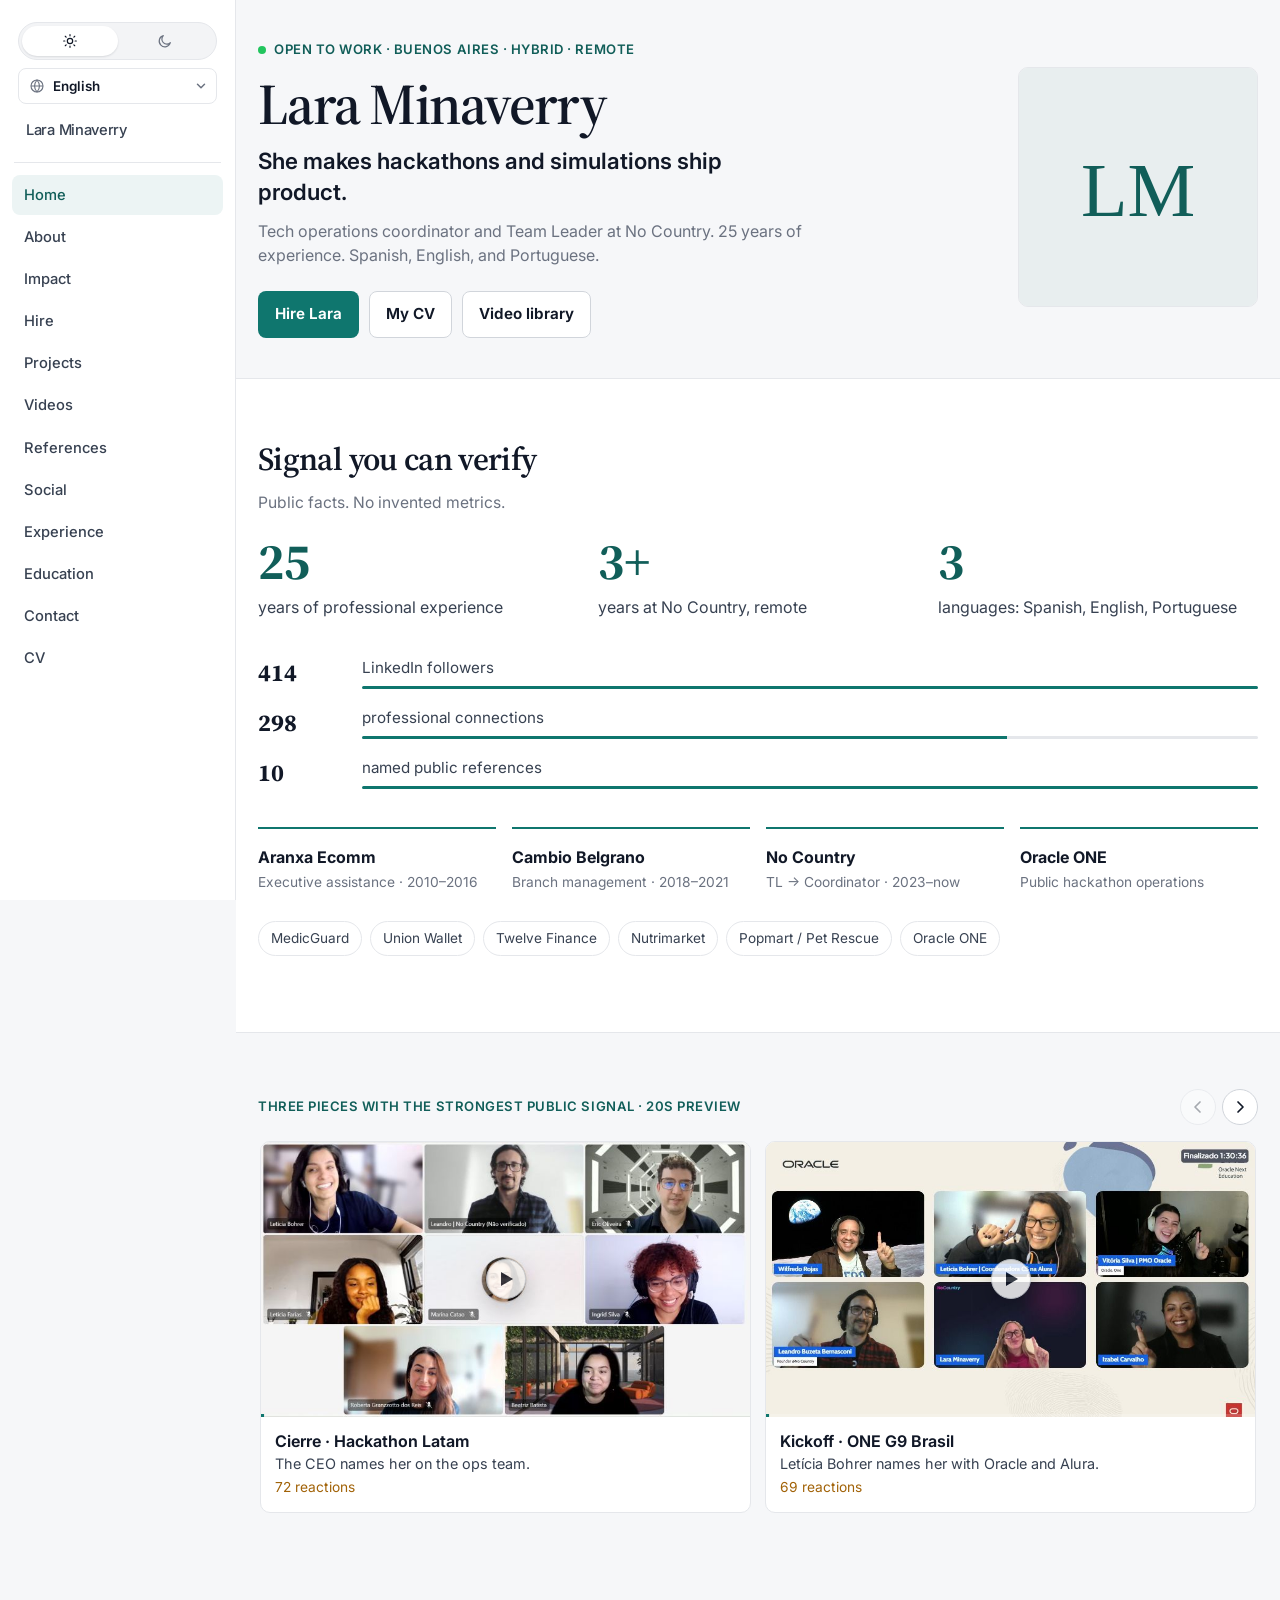
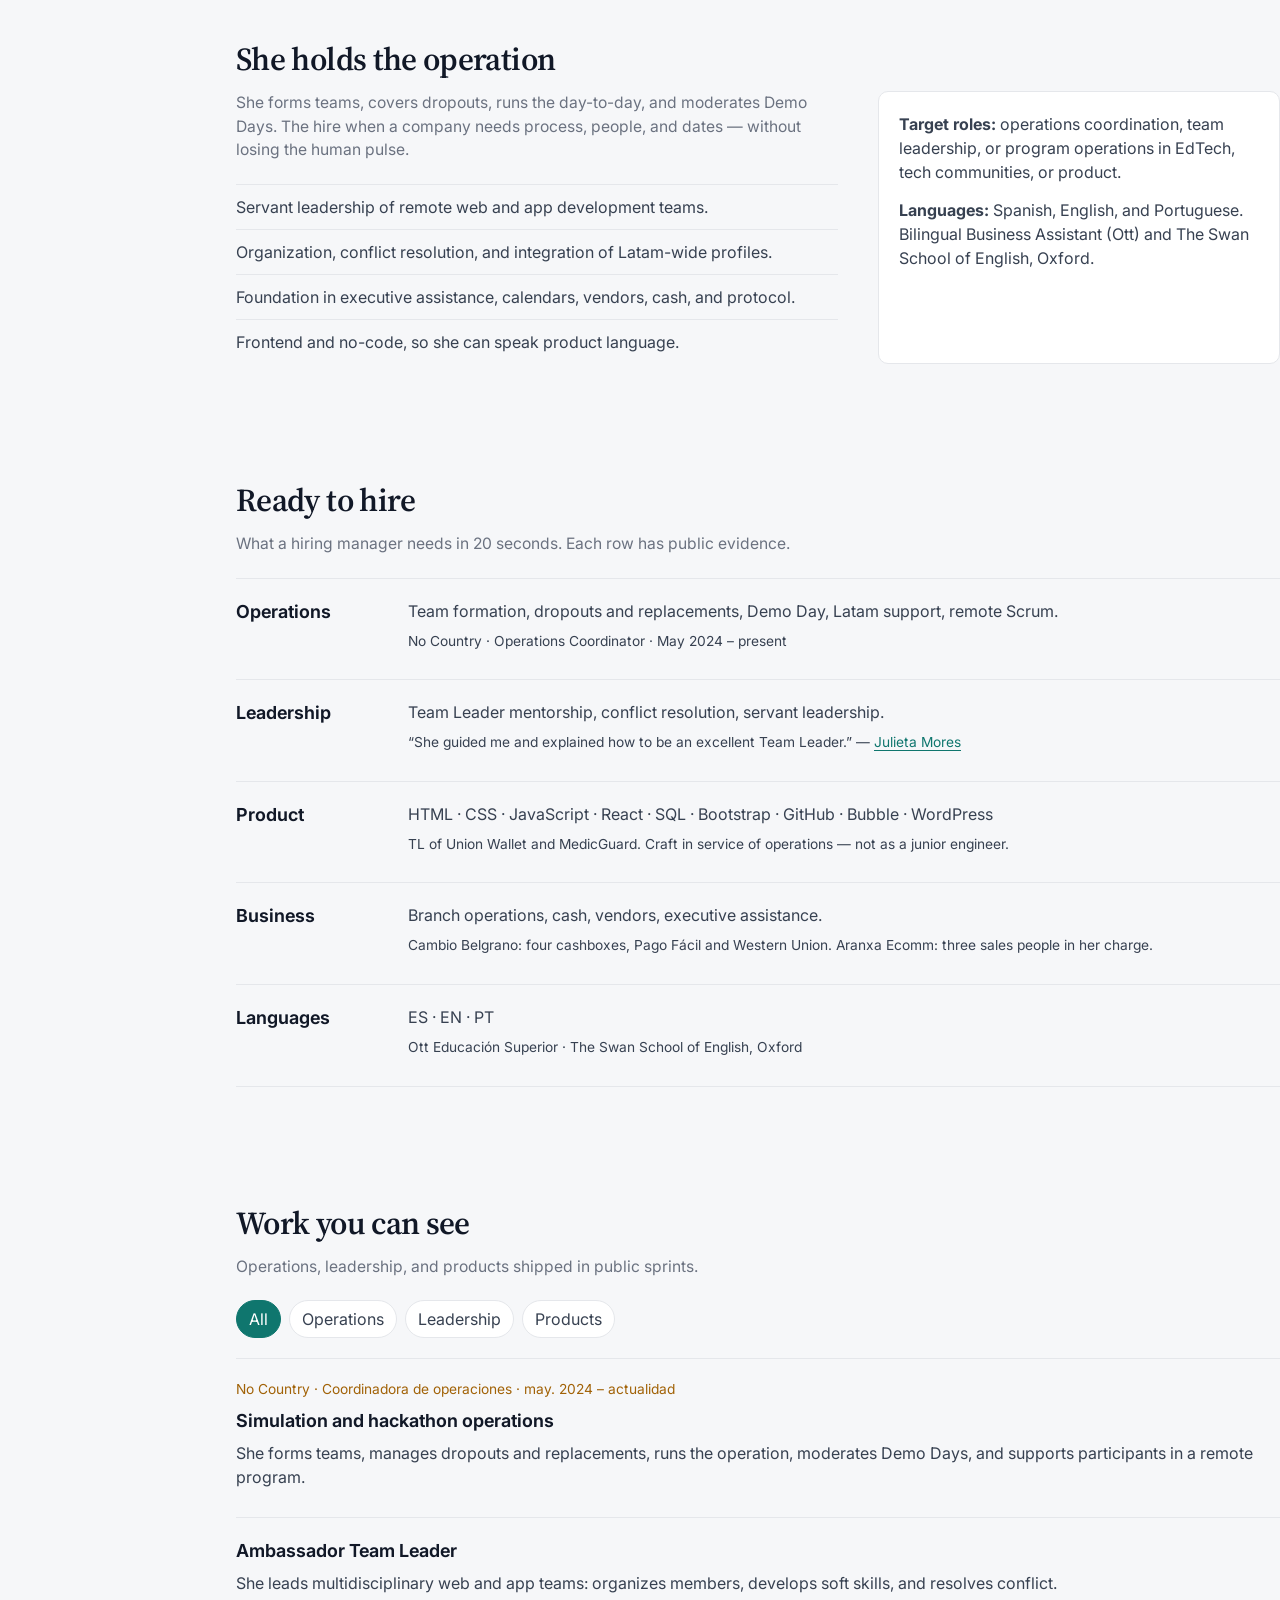
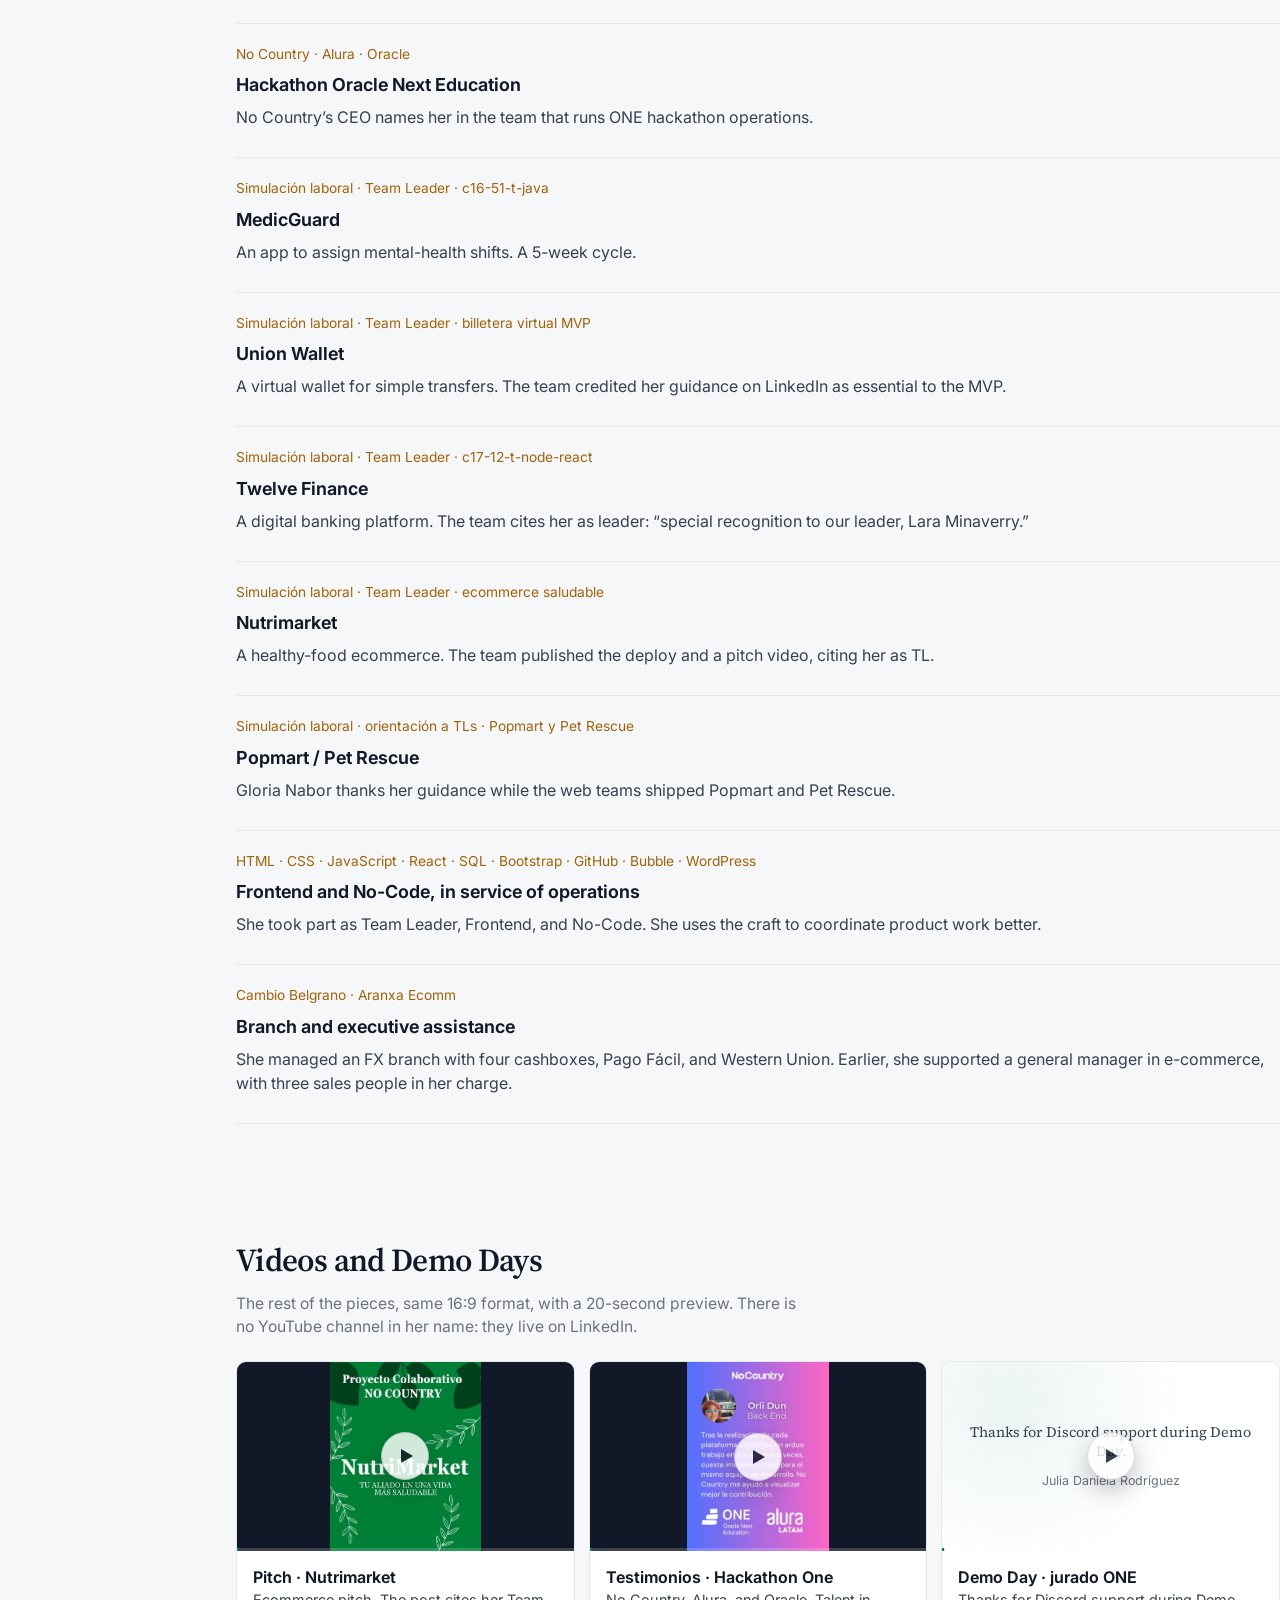
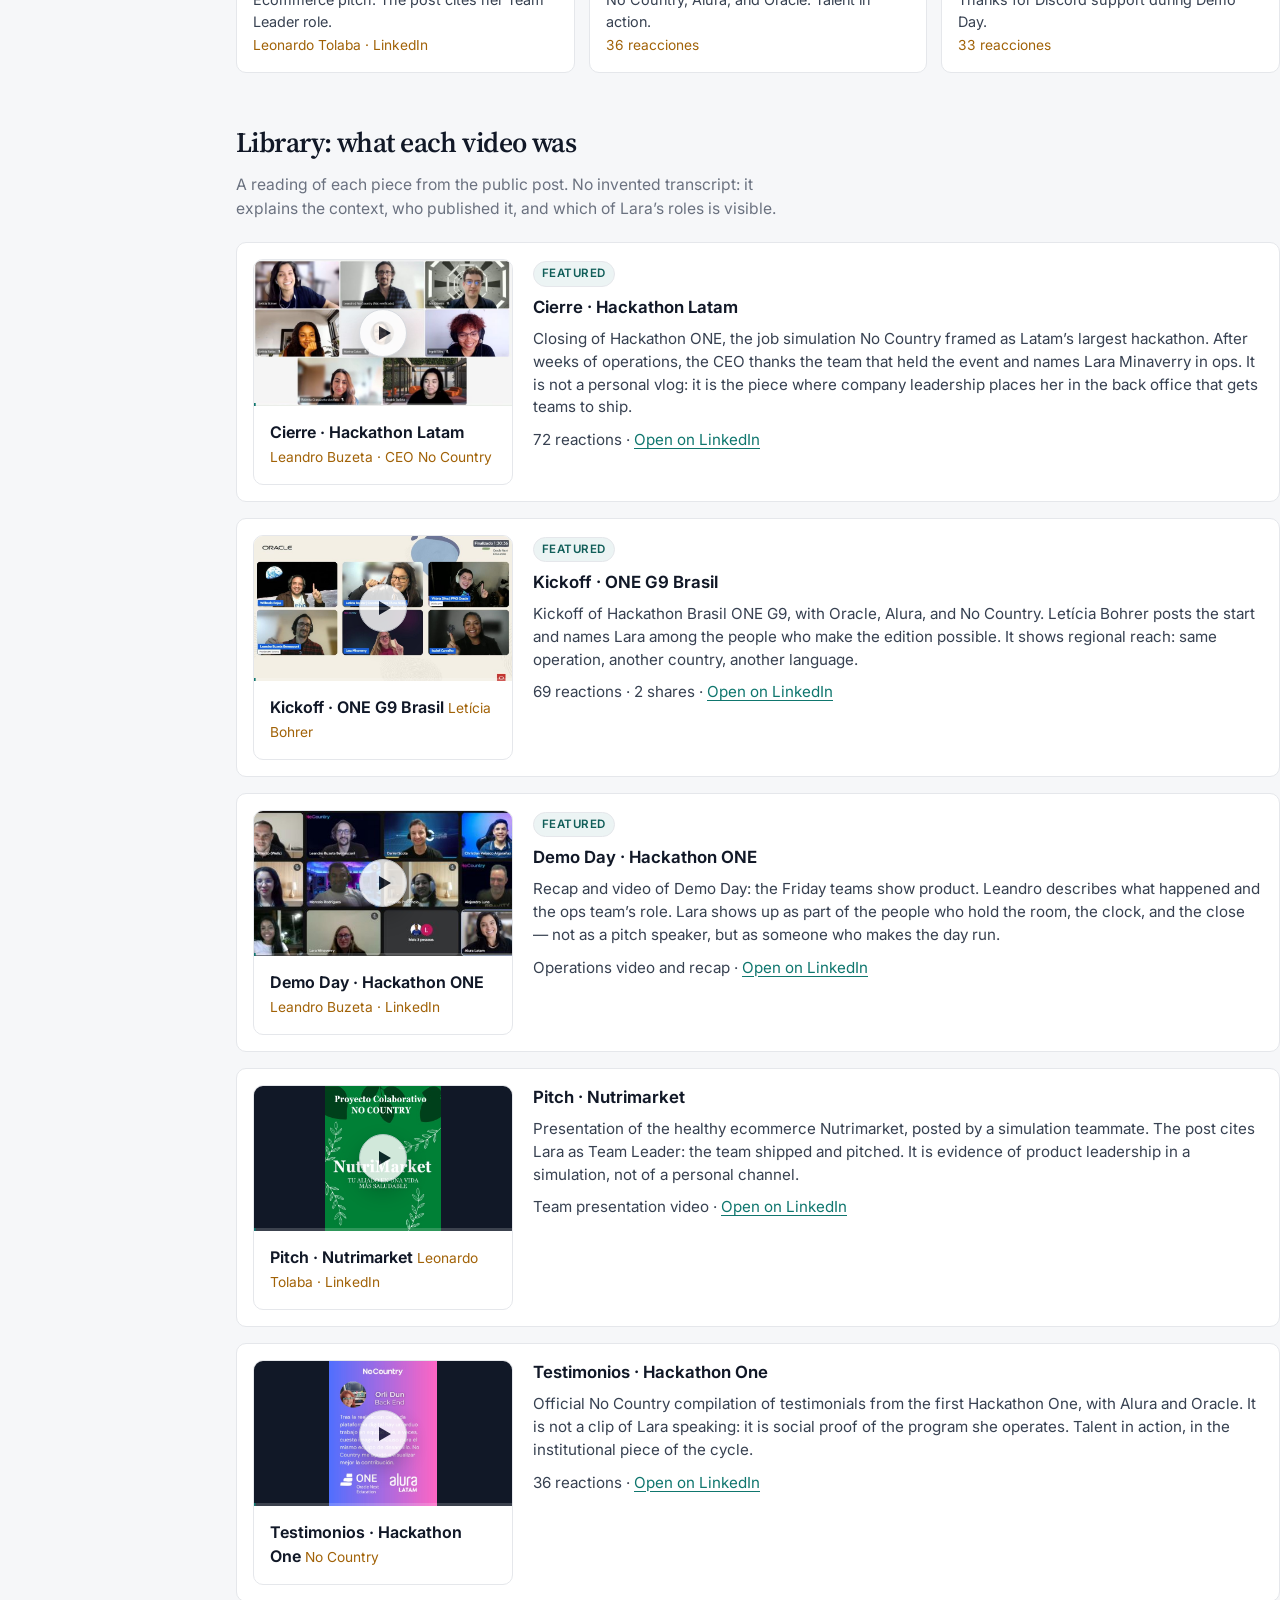
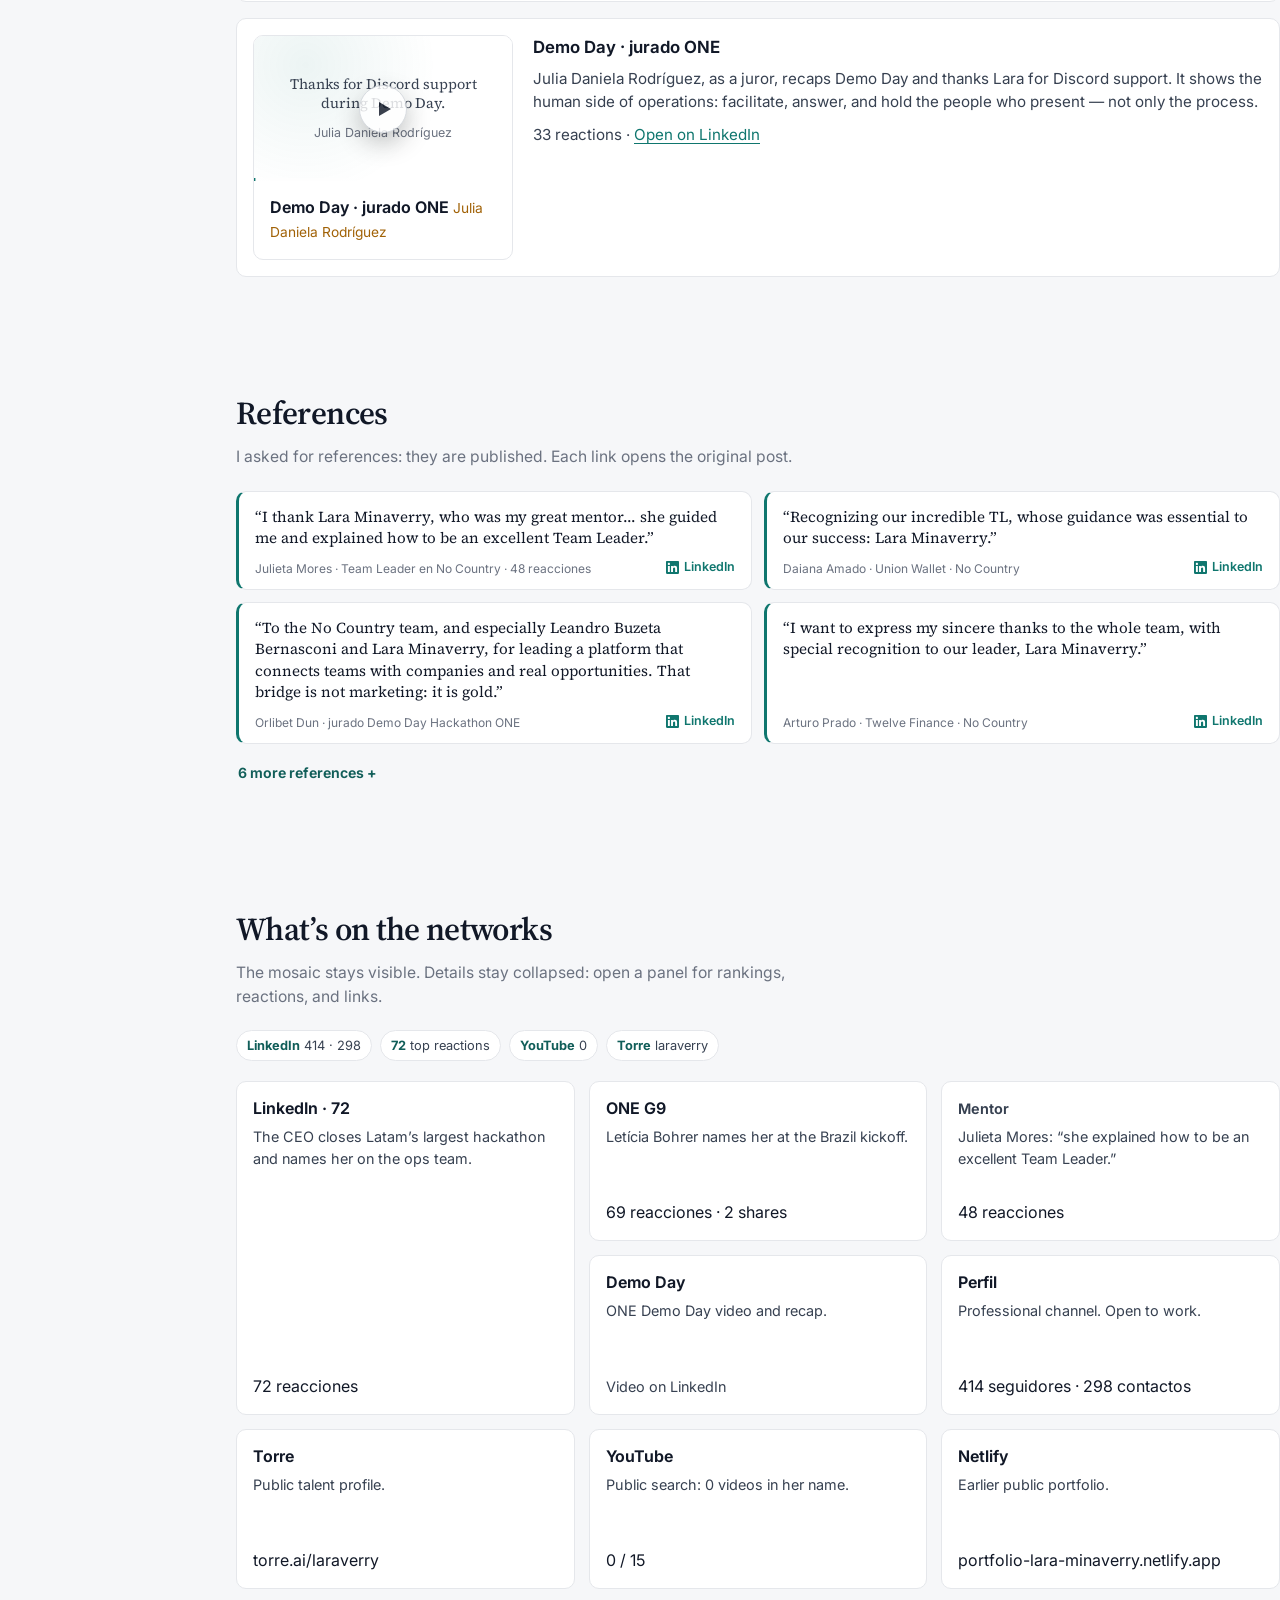
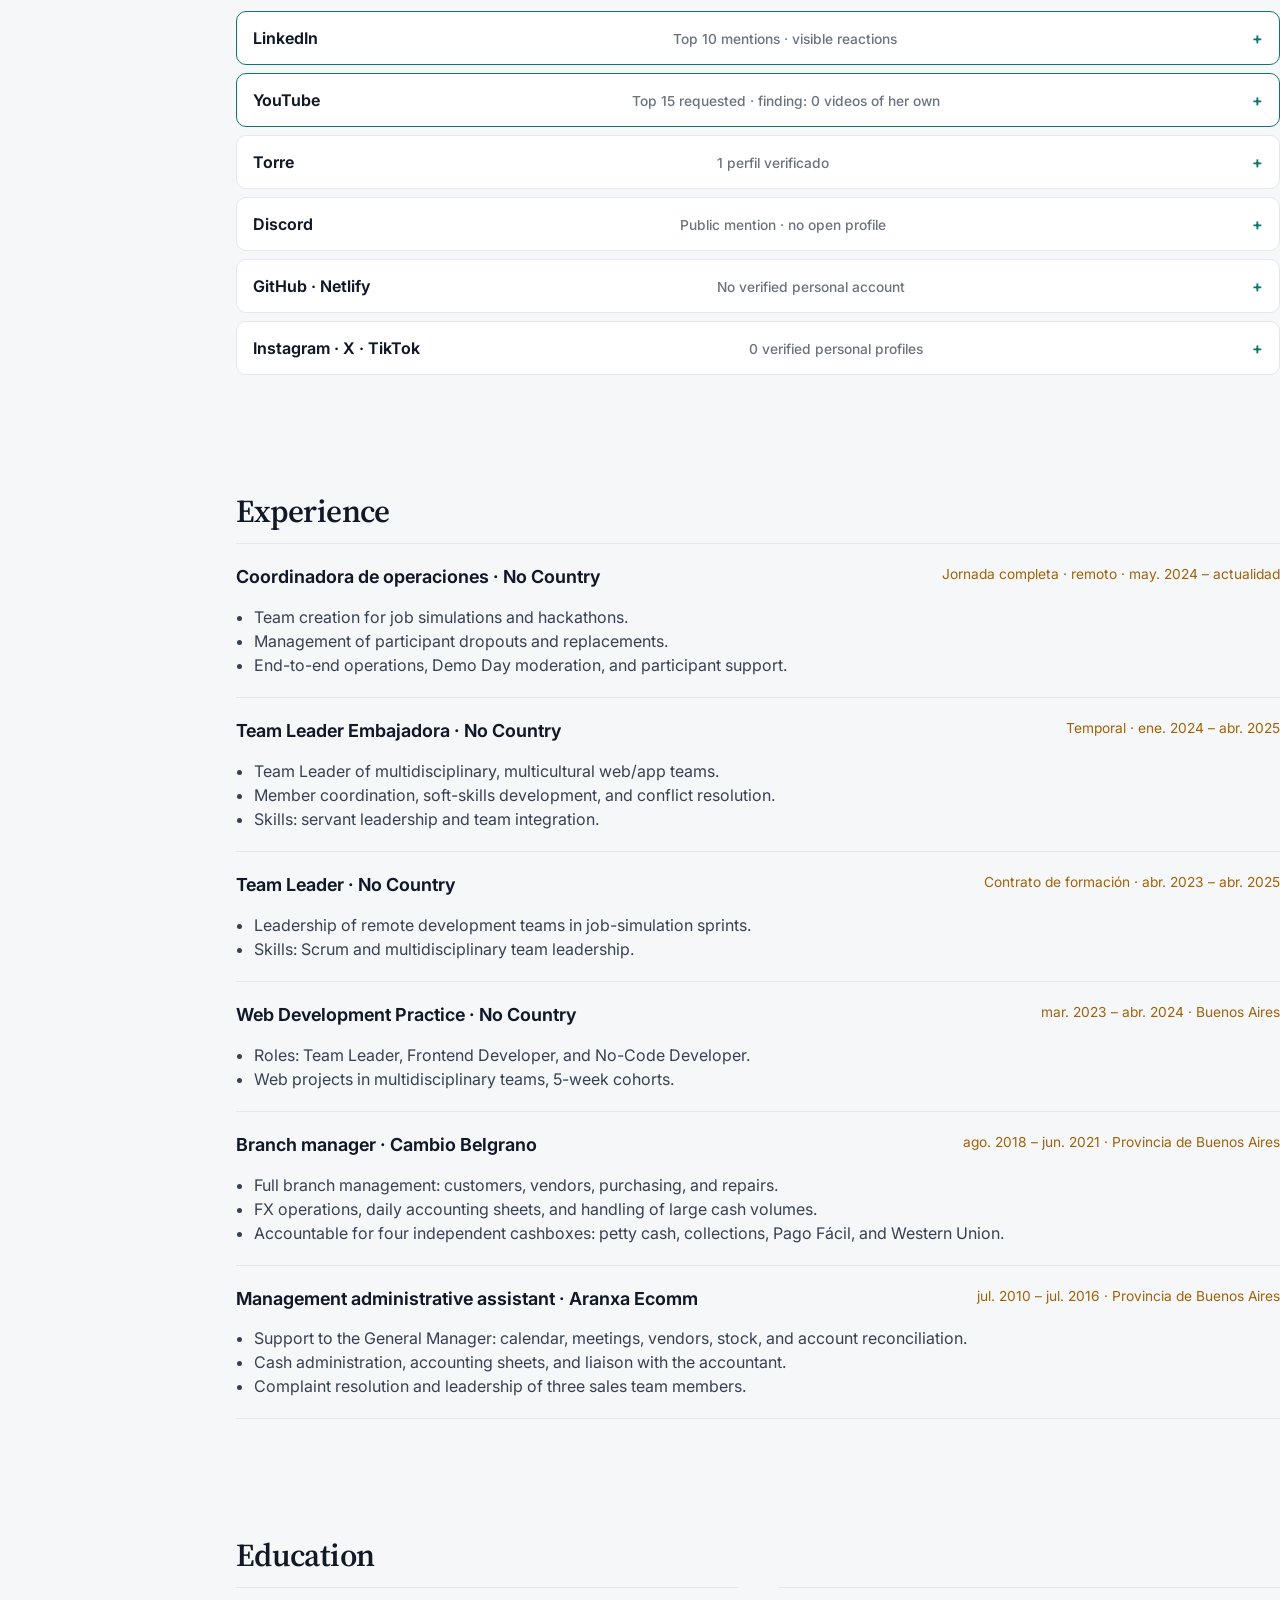
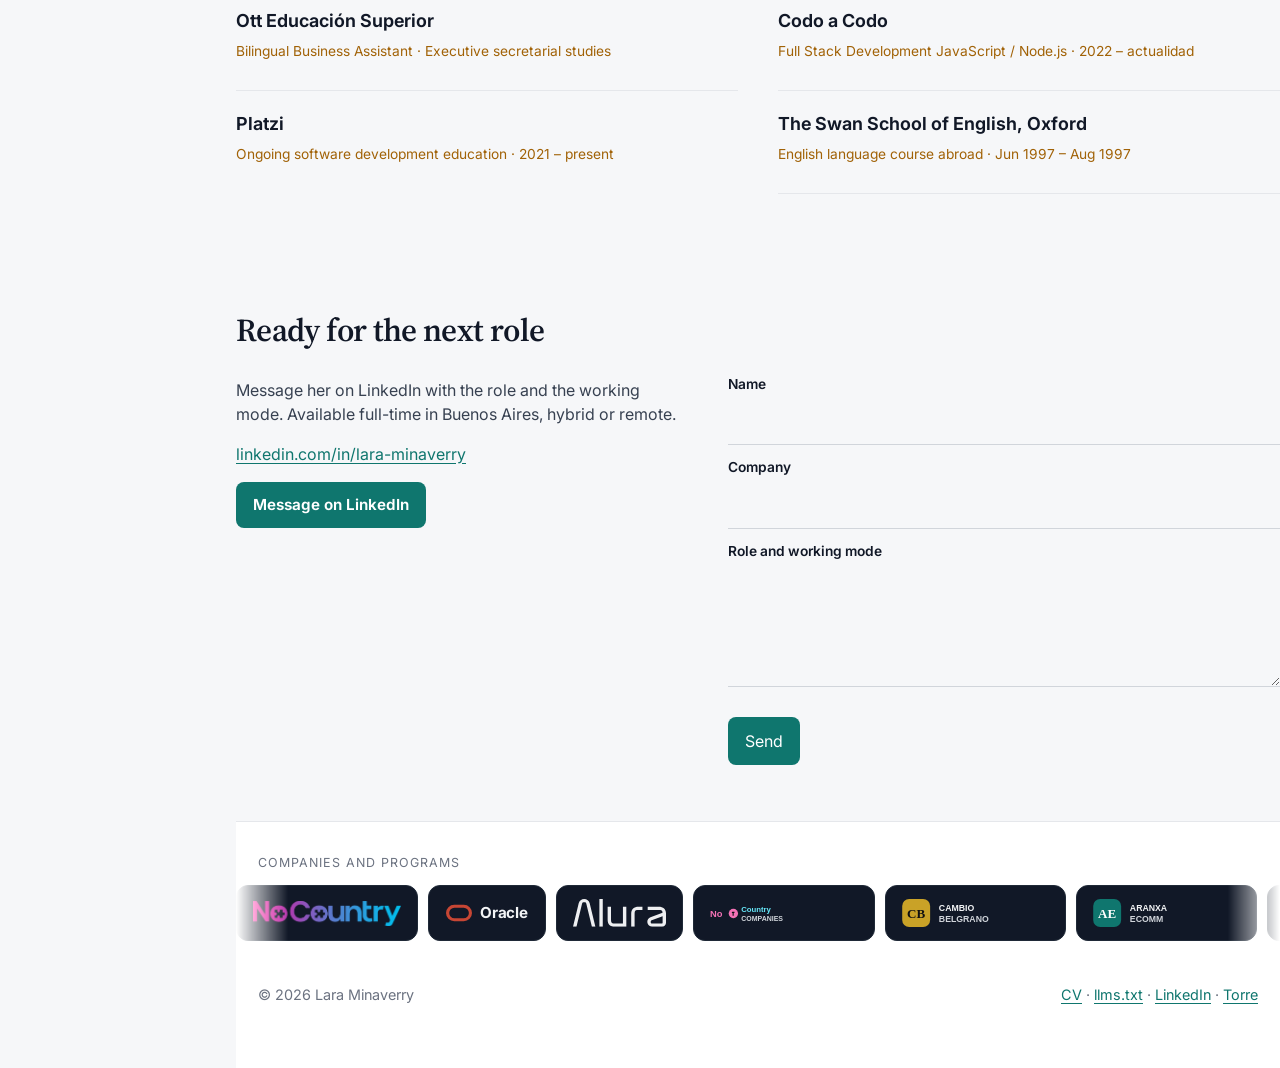
<file: index.html>
<!DOCTYPE html>
<html lang="es">
<head>
  <meta charset="UTF-8">
  <meta name="viewport" content="width=device-width, initial-scale=1">
  <title>Lara Minaverry | Coordinadora de Operaciones Tech y Team Leader</title>
  <meta name="description" content="Lara Minaverry hace que hackathones y simulaciones laborales entreguen producto. Coordinadora de Operaciones Tech y Team Leader en No Country. Open to work: Buenos Aires, híbrido o remoto.">
  <meta name="keywords" content="Lara Minaverry, Coordinadora de Operaciones, Operations Coordinator, Team Leader, Tech Operations, EdTech, No Country, Scrum, Remote Teams, Hackathon Operations, Demo Day, Frontend, No-Code, Bubble, WordPress, React, JavaScript, Buenos Aires, Remote">
  <meta name="author" content="Lara Minaverry">
  <meta name="robots" content="index, follow">
  <link rel="canonical" href="https://gabrielalejandroarroyo.github.io/lara-minaverry-portfolio/">
  <meta property="og:type" content="profile">
  <meta property="og:title" content="Lara Minaverry | Coordinadora de Operaciones Tech y Team Leader">
  <meta property="og:description" content="Hace que hackathones y simulaciones entreguen producto. Coordinadora de operaciones y Team Leader. Open to work: Buenos Aires, híbrido o remoto.">
  <meta property="og:url" content="https://gabrielalejandroarroyo.github.io/lara-minaverry-portfolio/">
  <meta property="og:image" content="./assets/og-card.svg">
  <meta property="og:locale" content="es_AR">
  <meta property="og:locale:alternate" content="en_US">
  <meta property="og:locale:alternate" content="pt_BR">
  <meta name="twitter:card" content="summary_large_image">
  <meta name="twitter:title" content="Lara Minaverry | Tech Operations Coordinator &amp; Team Leader">
  <meta name="twitter:description" content="She makes hackathons and job simulations ship product. Operations coordinator and team leader. Open to work: Buenos Aires, hybrid or remote.">
  <meta name="twitter:image" content="./assets/og-card.svg">
  <link rel="icon" href="./assets/avatar.svg" type="image/svg+xml">
  <link rel="alternate" hreflang="es" href="https://gabrielalejandroarroyo.github.io/lara-minaverry-portfolio/">
  <link rel="alternate" hreflang="en" href="https://gabrielalejandroarroyo.github.io/lara-minaverry-portfolio/">
  <link rel="alternate" hreflang="pt" href="https://gabrielalejandroarroyo.github.io/lara-minaverry-portfolio/">
  <link rel="preconnect" href="https://fonts.googleapis.com">
  <link rel="preconnect" href="https://fonts.gstatic.com" crossorigin>
  <link href="https://fonts.googleapis.com/css2?family=Inter:wght@400;500;600;700&amp;family=Source+Serif+4:opsz,wght@8..60,600&amp;display=swap" rel="stylesheet">
  <link rel="stylesheet" href="./css/styles.css">
  <script>
    (function () {
      var savedTheme = null;
      var savedLang = null;
      try {
        savedTheme = localStorage.getItem("lm-theme");
        savedLang = localStorage.getItem("lm-lang");
      } catch (err) {}
      var theme = savedTheme === "dark" || savedTheme === "light"
        ? savedTheme
        : (window.matchMedia("(prefers-color-scheme: dark)").matches ? "dark" : "light");
      document.documentElement.setAttribute("data-theme", theme);
      if (savedLang === "es" || savedLang === "en" || savedLang === "pt") {
        document.documentElement.lang = savedLang;
        return;
      }
      var navLangs = [];
      try {
        navLangs = navigator.languages && navigator.languages.length
          ? navigator.languages
          : (navigator.language ? [navigator.language] : []);
      } catch (err) {}
      for (var i = 0; i < navLangs.length; i++) {
        var base = String(navLangs[i] || "").slice(0, 2).toLowerCase();
        if (base === "es" || base === "en" || base === "pt") {
          document.documentElement.lang = base;
          break;
        }
      }
    })();
  </script>
  <script type="application/ld+json">
  {
    "@context": "https://schema.org",
    "@type": "Person",
    "name": "Lara Minaverry",
    "url": "https://gabrielalejandroarroyo.github.io/lara-minaverry-portfolio/",
    "image": "https://gabrielalejandroarroyo.github.io/lara-minaverry-portfolio/assets/avatar.svg",
    "jobTitle": "Coordinadora de Operaciones Tech / Team Leader",
    "description": "Tech operations coordinator and team leader for multidisciplinary remote teams, job simulations and hackathons. Additional capability in frontend and no-code development.",
    "address": {
      "@type": "PostalAddress",
      "addressLocality": "Buenos Aires",
      "addressCountry": "AR"
    },
    "nationality": "AR",
    "knowsLanguage": ["es", "en", "pt"],
    "sameAs": [
      "https://www.linkedin.com/in/lara-minaverry/",
      "https://torre.ai/laraverry"
    ],
    "worksFor": {
      "@type": "Organization",
      "name": "No Country"
    },
    "hasOccupation": [
      {
        "@type": "Occupation",
        "name": "Operations Coordinator",
        "occupationalCategory": "11-1021.00"
      },
      {
        "@type": "Occupation",
        "name": "Team Leader"
      }
    ],
    "knowsAbout": [
      "Operations coordination",
      "Team leadership",
      "Scrum",
      "Remote multidisciplinary teams",
      "Hackathon operations",
      "Demo Day moderation",
      "EdTech",
      "HTML",
      "CSS",
      "JavaScript",
      "React",
      "SQL",
      "Bootstrap",
      "GitHub",
      "Bubble",
      "WordPress",
      "Business assistance",
      "Protocol"
    ]
  }
  </script>
</head>
<body>
  <a class="skip" href="#contenido">
    <span class="es">Saltar al contenido</span>
    <span class="en">Skip to content</span>
            <span class="pt">Pular para o conteúdo</span>
  </a>

  <div class="nav-backdrop" id="nav-backdrop" hidden></div>
  <nav id="nav-links" class="nav-links" aria-label="Principal" aria-hidden="true">
    <div class="nav-menu-head">
      <div class="nav-actions">
        <div class="theme-switch" role="group" aria-labelledby="theme-switch-label">
          <span id="theme-switch-label" class="visually-hidden">
            <span class="es">Apariencia</span>
            <span class="en">Appearance</span>
            <span class="pt">Aparência</span>
          </span>
          <button type="button" class="theme-opt" data-theme-set="light" aria-pressed="true" aria-label="Modo claro">
            <svg class="theme-icon" viewBox="0 0 24 24" aria-hidden="true">
              <circle cx="12" cy="12" r="4" fill="none" stroke="currentColor" stroke-width="1.8"/>
              <path d="M12 2.5v1.8M12 19.7v1.8M4.93 4.93l1.27 1.27M17.8 17.8l1.27 1.27M2.5 12h1.8M19.7 12h1.8M4.93 19.07l1.27-1.27M17.8 6.2l1.27-1.27" fill="none" stroke="currentColor" stroke-width="1.8" stroke-linecap="round"/>
            </svg>
          </button>
          <button type="button" class="theme-opt" data-theme-set="dark" aria-pressed="false" aria-label="Modo oscuro">
            <svg class="theme-icon" viewBox="0 0 24 24" aria-hidden="true">
              <path d="M20 14.5A8.5 8.5 0 1 1 9.5 4 7 7 0 0 0 20 14.5z" fill="none" stroke="currentColor" stroke-width="1.8" stroke-linejoin="round"/>
            </svg>
          </button>
        </div>
        <div class="lang-dropdown" id="lang-dropdown">
          <button type="button" class="lang-trigger" id="lang-trigger" aria-haspopup="listbox" aria-expanded="false" aria-controls="lang-menu" aria-label="Idioma: Español">
            <svg class="lang-globe" viewBox="0 0 24 24" aria-hidden="true">
              <circle cx="12" cy="12" r="9" fill="none" stroke="currentColor" stroke-width="1.7"/>
              <path d="M3 12h18M12 3c2.4 2.8 3.7 5.8 3.7 9s-1.3 6.2-3.7 9c-2.4-2.8-3.7-5.8-3.7-9s1.3-6.2 3.7-9z" fill="none" stroke="currentColor" stroke-width="1.7"/>
            </svg>
            <span class="lang-current" id="lang-current">Español</span>
            <svg class="lang-caret" viewBox="0 0 16 16" aria-hidden="true">
              <path d="M4 6l4 4 4-4" fill="none" stroke="currentColor" stroke-width="1.7" stroke-linecap="round" stroke-linejoin="round"/>
            </svg>
          </button>
          <ul class="lang-menu" id="lang-menu" role="listbox" aria-labelledby="lang-trigger" hidden>
            <li>
              <button type="button" role="option" lang="es" data-lang="es" aria-selected="true">
                <span class="lang-name">Español</span>
                <span class="lang-iso">ES</span>
              </button>
            </li>
            <li>
              <button type="button" role="option" lang="en" data-lang="en" aria-selected="false">
                <span class="lang-name">English</span>
                <span class="lang-iso">EN</span>
              </button>
            </li>
            <li>
              <button type="button" role="option" lang="pt" data-lang="pt" aria-selected="false">
                <span class="lang-name">Português</span>
                <span class="lang-iso">PT</span>
              </button>
            </li>
          </ul>
        </div>
      </div>
      <a class="logo nav-sidebar-logo" href="#inicio">Lara Minaverry</a>
    </div>
    <div class="nav-links-scroll">
    <a href="#inicio">
      <span class="es">Inicio</span>
      <span class="en">Home</span>
      <span class="pt">Início</span>
    </a>
    <a href="#sobre">
      <span class="es">Sobre</span>
      <span class="en">About</span>
      <span class="pt">Sobre</span>
    </a>
    <a href="#impacto">
      <span class="es">Impacto</span>
      <span class="en">Impact</span>
      <span class="pt">Impacto</span>
    </a>
    <a href="#contratar">
      <span class="es">Contratar</span>
      <span class="en">Hire</span>
      <span class="pt">Contratar</span>
    </a>
    <a href="#trabajo">
      <span class="es">Proyectos</span>
      <span class="en">Projects</span>
      <span class="pt">Projetos</span>
    </a>
    <a href="#videos">
      <span class="es">Videos</span>
      <span class="en">Videos</span>
      <span class="pt">Vídeos</span>
    </a>
    <a href="#referencias">
      <span class="es">Referencias</span>
      <span class="en">References</span>
      <span class="pt">Referências</span>
    </a>
    <a href="#redes">
      <span class="es">Redes</span>
      <span class="en">Social</span>
      <span class="pt">Redes</span>
    </a>
    <a href="#experiencia">
      <span class="es">Experiencia</span>
      <span class="en">Experience</span>
      <span class="pt">Experiência</span>
    </a>
    <a href="#formacion">
      <span class="es">Formación</span>
      <span class="en">Education</span>
      <span class="pt">Formação</span>
    </a>
    <a href="#contacto">
      <span class="es">Contacto</span>
      <span class="en">Contact</span>
      <span class="pt">Contato</span>
    </a>
    <a href="./assets/Mi-CV.pdf" download="Mi CV.pdf">CV</a>
    </div>
  </nav>

  <div class="site-shell">
  <header class="site-header">
    <div class="nav-wrap">
      <button class="menu-toggle" id="menu-toggle" type="button" aria-expanded="false" aria-controls="nav-links" aria-label="Abrir menú">
        <span class="hamburger" aria-hidden="true"><span></span><span></span><span></span></span>
      </button>
    </div>
  </header>

  <main id="contenido">
    <section class="hero" id="inicio">
      <div class="hero-inner">
        <p class="kicker">
          <span class="dot" aria-hidden="true"></span>
          <span class="es">Open to work · Buenos Aires · híbrido · remoto</span>
          <span class="en">Open to work · Buenos Aires · hybrid · remote</span>
            <span class="pt">Open to work · Buenos Aires · híbrido · remoto</span>
        </p>
        <h1>Lara Minaverry</h1>
        <p class="headline">
          <span class="es">Hace que hackathones y simulaciones entreguen producto.</span>
          <span class="en">She makes hackathons and simulations ship product.</span>
            <span class="pt">Faz com que hackathons e simulações entreguem produto.</span>
        </p>
        <p class="hero-copy">
          <span class="es">Coordinadora de operaciones tech y Team Leader en No Country. 25 años de trayectoria. Español, inglés y portugués.</span>
          <span class="en">Tech operations coordinator and Team Leader at No Country. 25 years of experience. Spanish, English, and Portuguese.</span>
            <span class="pt">Coordenadora de operações tech e Team Leader na No Country. 25 anos de trajetória. Espanhol, inglês e português.</span>
        </p>
        <div class="cta-row">
          <a class="btn btn-primary" href="https://www.linkedin.com/in/lara-minaverry/" rel="noopener noreferrer" target="_blank">
            <span class="es">Contratarla</span>
            <span class="en">Hire Lara</span>
            <span class="pt">Contratar Lara</span>
          </a>
          <a class="btn btn-ghost" href="./assets/Mi-CV.pdf" download="Mi CV.pdf">
            <span class="es">Mi CV</span>
            <span class="en">My CV</span>
            <span class="pt">Meu CV</span>
          </a>
          <a class="btn btn-ghost" href="#libreria">
            <span class="es">Librería de videos</span>
            <span class="en">Video library</span>
            <span class="pt">Biblioteca de vídeos</span>
          </a>
        </div>
      </div>
      <div class="portrait">
        <img src="./assets/avatar.svg" width="400" height="400" alt="Lara Minaverry, Coordinadora de Operaciones Tech y Team Leader">
      </div>
    </section>

    <section class="section impacto" id="impacto" aria-label="Impacto">
      <div class="wrap">
        <h2>
          <span class="es">Señal que se puede verificar</span>
          <span class="en">Signal you can verify</span>
            <span class="pt">Sinal que se pode verificar</span>
        </h2>
        <p class="lead">
          <span class="es">Hechos públicos. Sin métricas inventadas.</span>
          <span class="en">Public facts. No invented metrics.</span>
            <span class="pt">Fatos públicos. Sem métricas inventadas.</span>
        </p>

        <div class="counters">
          <article class="counter">
            <strong data-stat="career" data-count="25">25</strong>
            <span class="es">años de trayectoria profesional</span>
            <span class="en">years of professional experience</span>
            <span class="pt">anos de trajetória profissional</span>
          </article>
          <article class="counter">
            <strong data-stat="nocountry" data-count="3" data-suffix="+">3+</strong>
            <span class="es">años en No Country, remota</span>
            <span class="en">years at No Country, remote</span>
            <span class="pt">anos na No Country, remota</span>
          </article>
          <article class="counter">
            <strong data-stat="languages" data-count="3">3</strong>
            <span class="es">idiomas: español, inglés, portugués</span>
            <span class="en">languages: Spanish, English, Portuguese</span>
            <span class="pt">idiomas: espanhol, inglês, português</span>
          </article>
        </div>

        <div class="signal">
          <div class="signal-row">
            <strong data-stat="followers" data-count="414">414</strong>
            <div>
              <p>
                <span class="es">seguidores en LinkedIn</span>
                <span class="en">LinkedIn followers</span>
            <span class="pt">seguidores no LinkedIn</span>
              </p>
              <div class="bar"><i style="--fill: 100%"></i></div>
            </div>
          </div>
          <div class="signal-row">
            <strong data-stat="contacts" data-count="298">298</strong>
            <div>
              <p>
                <span class="es">contactos profesionales</span>
                <span class="en">professional connections</span>
            <span class="pt">contatos profissionais</span>
              </p>
              <div class="bar"><i style="--fill: 72%"></i></div>
            </div>
          </div>
          <div class="signal-row">
            <strong data-stat="references" data-count="10">10</strong>
            <div>
              <p>
                <span class="es">referencias nominativas publicadas</span>
                <span class="en">named public references</span>
            <span class="pt">referências nominativas publicadas</span>
              </p>
              <div class="bar"><i style="--fill: 100%"></i></div>
            </div>
          </div>
        </div>

        <ol class="timeline">
          <li>
            <strong>Aranxa Ecomm</strong>
            <span>
              <span class="es">Asistencia de dirección · 2010–2016</span>
              <span class="en">Executive assistance · 2010–2016</span>
            <span class="pt">Assistência de direção · 2010–2016</span>
            </span>
          </li>
          <li>
            <strong>Cambio Belgrano</strong>
            <span>
              <span class="es">Gerencia de sucursal · 2018–2021</span>
              <span class="en">Branch management · 2018–2021</span>
            <span class="pt">Gerência de filial · 2018–2021</span>
            </span>
          </li>
          <li>
            <strong>No Country</strong>
            <span>
              <span class="es">TL → Coordinadora · 2023–hoy</span>
              <span class="en">TL → Coordinator · 2023–now</span>
            <span class="pt">TL → Coordenadora · 2023–hoje</span>
            </span>
          </li>
          <li>
            <strong>Oracle ONE</strong>
            <span>
              <span class="es">Operación pública del hackathon</span>
              <span class="en">Public hackathon operations</span>
            <span class="pt">Operação pública do hackathon</span>
            </span>
          </li>
        </ol>

        <ul class="project-chips">
          <li>MedicGuard</li>
          <li>Union Wallet</li>
          <li>Twelve Finance</li>
          <li>Nutrimarket</li>
          <li>Popmart / Pet Rescue</li>
          <li>Oracle ONE</li>
        </ul>
      </div>
    </section>

    <section class="section featured-videos" aria-label="Videos principales">
      <div class="wrap">
        <div class="video-gallery" data-gallery>
          <div class="gallery-head">
            <p class="kicker">
              <span class="es">Tres piezas con más señal pública · preview 20s</span>
              <span class="en">Three pieces with the strongest public signal · 20s preview</span>
              <span class="pt">Três peças com mais sinal público · preview 20s</span>
            </p>
            <div class="gallery-controls">
              <button class="gallery-nav gallery-prev" type="button">
                <span class="visually-hidden">
                  <span class="es">Videos anteriores</span>
                  <span class="en">Previous videos</span>
                  <span class="pt">Vídeos anteriores</span>
                </span>
                <svg viewBox="0 0 16 16" aria-hidden="true">
                  <path d="M10 3L5 8l5 5" fill="none" stroke="currentColor" stroke-width="1.7" stroke-linecap="round" stroke-linejoin="round"/>
                </svg>
              </button>
              <button class="gallery-nav gallery-next" type="button">
                <span class="visually-hidden">
                  <span class="es">Videos siguientes</span>
                  <span class="en">Next videos</span>
                  <span class="pt">Próximos vídeos</span>
                </span>
                <svg viewBox="0 0 16 16" aria-hidden="true">
                  <path d="M6 3l5 5-5 5" fill="none" stroke="currentColor" stroke-width="1.7" stroke-linecap="round" stroke-linejoin="round"/>
                </svg>
              </button>
            </div>
          </div>
          <div class="video-gallery-track">
            <a class="media-card" href="https://www.linkedin.com/posts/leandrobuzeta_hackathonone-simulacionlaboral-activity-7423051481609789440-6c-J" rel="noopener noreferrer" target="_blank">
              <div class="media-frame" data-preview="cierre-latam">
                <span class="play"></span>
                <span class="preview-bar" aria-hidden="true"><i></i></span>
              </div>
              <div class="body">
                <strong>Cierre · Hackathon Latam</strong>
                <p>
                  <span class="es">El CEO la nombra en el equipo operativo.</span>
                  <span class="en">The CEO names her on the ops team.</span>
                  <span class="pt">O CEO a nomeia na equipe operacional.</span>
                </p>
                <span class="rx">
                  <span class="es">72 reacciones</span>
                  <span class="en">72 reactions</span>
                  <span class="pt">72 reações</span>
                </span>
              </div>
            </a>
            <a class="media-card" href="https://www.linkedin.com/posts/leticiabohrer_o-hackathon-brasil-one-g9-come%C3%A7ou-activity-7477884859479322624-IS2M" rel="noopener noreferrer" target="_blank">
              <div class="media-frame" data-preview="kickoff-g9">
                <span class="play"></span>
                <span class="preview-bar" aria-hidden="true"><i></i></span>
              </div>
              <div class="body">
                <strong>Kickoff · ONE G9 Brasil</strong>
                <p>
                  <span class="es">Letícia Bohrer la nombra con Oracle y Alura.</span>
                  <span class="en">Letícia Bohrer names her with Oracle and Alura.</span>
                  <span class="pt">Letícia Bohrer a nomeia com Oracle e Alura.</span>
                </p>
                <span class="rx">
                  <span class="es">69 reacciones</span>
                  <span class="en">69 reactions</span>
                  <span class="pt">69 reações</span>
                </span>
              </div>
            </a>
            <a class="media-card" href="https://www.linkedin.com/posts/leandrobuzeta_demo-day-del-hackathon-one-lo-vivido-activity-7376243141173055488-gp12" rel="noopener noreferrer" target="_blank">
              <div class="media-frame" data-preview="demo-day-one">
                <span class="play"></span>
                <span class="preview-bar" aria-hidden="true"><i></i></span>
              </div>
              <div class="body">
                <strong>Demo Day · Hackathon ONE</strong>
                <p>
                  <span class="es">Video y relato de la operación.</span>
                  <span class="en">Operations video and recap.</span>
                  <span class="pt">Vídeo e relato da operação.</span>
                </p>
                <span class="rx">
                  <span class="es">Video en LinkedIn</span>
                  <span class="en">Video on LinkedIn</span>
                  <span class="pt">Vídeo no LinkedIn</span>
                </span>
              </div>
            </a>
          </div>
        </div>
      </div>
    </section>

    <section class="wrap section" id="sobre">
      <h2>
        <span class="es">Sostiene la operación</span>
        <span class="en">She holds the operation</span>
            <span class="pt">Sustenta a operação</span>
      </h2>
      <div class="about-split">
        <div>
          <p class="lead">
            <span class="es">Arma equipos, cubre bajas, corre el día a día y modera Demo Days. El perfil que una empresa busca cuando necesita procesos, personas y fechas — sin perder el pulso humano.</span>
            <span class="en">She forms teams, covers dropouts, runs the day-to-day, and moderates Demo Days. The hire when a company needs process, people, and dates — without losing the human pulse.</span>
            <span class="pt">Monta equipes, cobre desistências, toca o dia a dia e modera Demo Days. O perfil que uma empresa busca quando precisa de processos, pessoas e prazos — sem perder o pulso humano.</span>
          </p>
          <ul class="about-list">
            <li class="es">Liderazgo servicial de equipos remotos de desarrollo web y app.</li>
            <li class="en">Servant leadership of remote web and app development teams.</li>
            <li class="pt">Liderança servidora de equipes remotas de desenvolvimento web e app.</li>
            <li class="es">Organización, conflictos e integración de perfiles de toda Latam.</li>
            <li class="en">Organization, conflict resolution, and integration of Latam-wide profiles.</li>
            <li class="pt">Organização, conflitos e integração de perfis de toda a Latam.</li>
            <li class="es">Base en asistencia de dirección, agenda, proveedores, caja y protocolo.</li>
            <li class="en">Foundation in executive assistance, calendars, vendors, cash, and protocol.</li>
            <li class="pt">Base em assistência de direção, agenda, fornecedores, caixa e protocolo.</li>
            <li class="es">Frontend y no-code para hablar el idioma del producto.</li>
            <li class="en">Frontend and no-code, so she can speak product language.</li>
            <li class="pt">Frontend e no-code para falar a língua do produto.</li>
          </ul>
        </div>
        <aside class="about-note">
          <p>
            <span class="es"><strong>Rol que busca:</strong> coordinación de operaciones, team leadership o program operations en EdTech, comunidades tech o producto.</span>
            <span class="en"><strong>Target roles:</strong> operations coordination, team leadership, or program operations in EdTech, tech communities, or product.</span>
            <span class="pt"><strong>Papel que busca:</strong> coordenação de operações, team leadership ou program operations em EdTech, comunidades tech ou produto.</span>
          </p>
          <p>
            <span class="es"><strong>Idiomas:</strong> español, inglés y portugués. Asistente Bilingüe de Negocios (Ott) y The Swan School of English, Oxford.</span>
            <span class="en"><strong>Languages:</strong> Spanish, English, and Portuguese. Bilingual Business Assistant (Ott) and The Swan School of English, Oxford.</span>
            <span class="pt"><strong>Idiomas:</strong> espanhol, inglês e português. Assistente Bilíngue de Negócios (Ott) e The Swan School of English, Oxford.</span>
          </p>
        </aside>
      </div>
    </section>

    <section class="wrap section" id="contratar">
      <h2>
        <span class="es">Lista para contratar</span>
        <span class="en">Ready to hire</span>
            <span class="pt">Pronta para contratar</span>
      </h2>
      <p class="lead">
        <span class="es">Lo que un hiring manager necesita saber en 20 segundos. Cada fila tiene evidencia pública.</span>
        <span class="en">What a hiring manager needs in 20 seconds. Each row has public evidence.</span>
            <span class="pt">O que um hiring manager precisa saber em 20 segundos. Cada linha tem evidência pública.</span>
      </p>
      <div class="hire-matrix">
        <article class="hire-row">
          <h3>
            <span class="es">Operaciones</span>
            <span class="en">Operations</span>
            <span class="pt">Operações</span>
          </h3>
          <div>
            <p>
              <span class="es">Creación de equipos, bajas y reemplazos, Demo Day, soporte Latam, Scrum remoto.</span>
              <span class="en">Team formation, dropouts and replacements, Demo Day, Latam support, remote Scrum.</span>
            <span class="pt">Criação de equipes, desistências e substituições, Demo Day, suporte Latam, Scrum remoto.</span>
            </p>
            <p class="evidence">
              <span class="es">No Country · Coordinadora de operaciones · may. 2024 – actualidad</span>
              <span class="en">No Country · Operations Coordinator · May 2024 – present</span>
            <span class="pt">No Country · Coordenadora de operações · mai. 2024 – atual</span>
            </p>
          </div>
        </article>
        <article class="hire-row">
          <h3>
            <span class="es">Liderazgo</span>
            <span class="en">Leadership</span>
            <span class="pt">Liderança</span>
          </h3>
          <div>
            <p>
              <span class="es">Mentoría de Team Leaders, resolución de conflictos, liderazgo servicial.</span>
              <span class="en">Team Leader mentorship, conflict resolution, servant leadership.</span>
            <span class="pt">Mentoria de Team Leaders, resolução de conflitos, liderança servidora.</span>
            </p>
            <p class="evidence">
              <span class="es">“Me guió y me explicó cómo ser una excelente Team Leader.” — </span>
              <span class="en">“She guided me and explained how to be an excellent Team Leader.” — </span>
            <span class="pt">“Ela me guiou e me explicou como ser uma excelente Team Leader.” — </span>
              <a href="https://www.linkedin.com/posts/julieta-mores_feliz-teamleader-nocountry-activity-7227458369584828416-GH7T" rel="noopener noreferrer" target="_blank">Julieta Mores</a>
            </p>
          </div>
        </article>
        <article class="hire-row">
          <h3>
            <span class="es">Producto</span>
            <span class="en">Product</span>
            <span class="pt">Produto</span>
          </h3>
          <div>
            <p>HTML · CSS · JavaScript · React · SQL · Bootstrap · GitHub · Bubble · WordPress</p>
            <p class="evidence">
              <span class="es">TL de Union Wallet y MedicGuard. Técnica al servicio de la operación, no como junior de desarrollo.</span>
              <span class="en">TL of Union Wallet and MedicGuard. Craft in service of operations — not as a junior engineer.</span>
            <span class="pt">TL de Union Wallet e MedicGuard. Técnica a serviço da operação, não como júnior de desenvolvimento.</span>
            </p>
          </div>
        </article>
        <article class="hire-row">
          <h3>
            <span class="es">Negocio</span>
            <span class="en">Business</span>
            <span class="pt">Negócio</span>
          </h3>
          <div>
            <p>
              <span class="es">Sucursal, caja, proveedores, asistencia de dirección.</span>
              <span class="en">Branch operations, cash, vendors, executive assistance.</span>
            <span class="pt">Filial, caixa, fornecedores, assistência de direção.</span>
            </p>
            <p class="evidence">
              <span class="es">Cambio Belgrano: cuatro cajas, Pago Fácil y Western Union. Aranxa Ecomm: tres personas de ventas a cargo.</span>
              <span class="en">Cambio Belgrano: four cashboxes, Pago Fácil and Western Union. Aranxa Ecomm: three sales people in her charge.</span>
            <span class="pt">Cambio Belgrano: quatro caixas, Pago Fácil e Western Union. Aranxa Ecomm: três pessoas de vendas a cargo.</span>
            </p>
          </div>
        </article>
        <article class="hire-row">
          <h3>
            <span class="es">Idiomas</span>
            <span class="en">Languages</span>
            <span class="pt">Idiomas</span>
          </h3>
          <div>
            <p>ES · EN · PT</p>
            <p class="evidence">Ott Educación Superior · The Swan School of English, Oxford</p>
          </div>
        </article>
      </div>
    </section>

    <section class="wrap section" id="trabajo">
      <h2>
        <span class="es">Trabajo que se ve</span>
        <span class="en">Work you can see</span>
            <span class="pt">Trabalho que se vê</span>
      </h2>
      <p class="lead">
        <span class="es">Operación, liderazgo y productos entregados en sprints públicos.</span>
        <span class="en">Operations, leadership, and products shipped in public sprints.</span>
            <span class="pt">Operação, liderança e produtos entregues em sprints públicos.</span>
      </p>
      <div class="filters" role="group" aria-label="Filtro de trabajo">
        <button type="button" data-filter="all" class="is-on" aria-pressed="true">
          <span class="es">Todo</span>
          <span class="en">All</span>
            <span class="pt">Tudo</span>
        </button>
        <button type="button" data-filter="ops" aria-pressed="false">
          <span class="es">Operación</span>
          <span class="en">Operations</span>
            <span class="pt">Operações</span>
        </button>
        <button type="button" data-filter="lead" aria-pressed="false">
          <span class="es">Liderazgo</span>
          <span class="en">Leadership</span>
            <span class="pt">Liderança</span>
        </button>
        <button type="button" data-filter="product" aria-pressed="false">
          <span class="es">Productos</span>
          <span class="en">Products</span>
            <span class="pt">Produtos</span>
        </button>
      </div>
      <div class="work-list">
        <article class="work-row" data-kind="ops">
          <p class="meta">No Country · Coordinadora de operaciones · may. 2024 – actualidad</p>
          <h3>
            <span class="es">Operaciones de simulaciones y hackathones</span>
            <span class="en">Simulation and hackathon operations</span>
            <span class="pt">Operações de simulações e hackathons</span>
          </h3>
          <p>
            <span class="es">Crea equipos, gestiona bajas y reemplazos, organiza la operación, modera Demo Days y da soporte a participantes en un programa remoto.</span>
            <span class="en">She forms teams, manages dropouts and replacements, runs the operation, moderates Demo Days, and supports participants in a remote program.</span>
            <span class="pt">Cria equipes, gerencia desistências e substituições, organiza a operação, modera Demo Days e dá suporte a participantes em um programa remoto.</span>
          </p>
        </article>
        <article class="work-row" data-kind="lead">
          <h3>
            <span class="es">Team Leader Embajadora</span>
            <span class="en">Ambassador Team Leader</span>
            <span class="pt">Team Leader Embaixadora</span>
          </h3>
          <p>
            <span class="es">Lidera equipos web y app multidisciplinarios: organiza integrantes, desarrolla habilidades blandas y resuelve conflictos.</span>
            <span class="en">She leads multidisciplinary web and app teams: organizes members, develops soft skills, and resolves conflict.</span>
            <span class="pt">Lidera equipes web e app multidisciplinares: organiza integrantes, desenvolve habilidades interpessoais e resolve conflitos.</span>
          </p>
        </article>
        <article class="work-row" data-kind="ops">
          <p class="meta">No Country · Alura · Oracle</p>
          <h3>Hackathon Oracle Next Education</h3>
          <p>
            <span class="es">El CEO de No Country la nombra en el equipo que sostiene la operación del hackathon ONE.</span>
            <span class="en">No Country’s CEO names her in the team that runs ONE hackathon operations.</span>
            <span class="pt">O CEO da No Country a nomeia na equipe que sustenta a operação do hackathon ONE.</span>
          </p>
        </article>
        <article class="work-row" data-kind="product">
          <p class="meta">Simulación laboral · Team Leader · c16-51-t-java</p>
          <h3>MedicGuard</h3>
          <p>
            <span class="es">App para asignar guardias en salud mental. Ciclo de 5 semanas.</span>
            <span class="en">An app to assign mental-health shifts. A 5-week cycle.</span>
            <span class="pt">App para atribuir plantões em saúde mental. Ciclo de 5 semanas.</span>
          </p>
        </article>
        <article class="work-row" data-kind="product">
          <p class="meta">Simulación laboral · Team Leader · billetera virtual MVP</p>
          <h3>Union Wallet</h3>
          <p>
            <span class="es">Billetera virtual para transferencias simples. El equipo la citó en LinkedIn como orientación fundamental para el MVP.</span>
            <span class="en">A virtual wallet for simple transfers. The team credited her guidance on LinkedIn as essential to the MVP.</span>
            <span class="pt">Carteira virtual para transferências simples. A equipe a citou no LinkedIn como orientação fundamental para o MVP.</span>
          </p>
        </article>
        <article class="work-row" data-kind="product">
          <p class="meta">Simulación laboral · Team Leader · c17-12-t-node-react</p>
          <h3>Twelve Finance</h3>
          <p>
            <span class="es">Plataforma de banca digital. El equipo la cita como líder: “especial reconocimiento a nuestra líder, Lara Minaverry.”</span>
            <span class="en">A digital banking platform. The team cites her as leader: “special recognition to our leader, Lara Minaverry.”</span>
            <span class="pt">Plataforma de banco digital. A equipe a cita como líder: “especial reconhecimento à nossa líder, Lara Minaverry.”</span>
          </p>
        </article>
        <article class="work-row" data-kind="product">
          <p class="meta">Simulación laboral · Team Leader · ecommerce saludable</p>
          <h3>Nutrimarket</h3>
          <p>
            <span class="es">Ecommerce saludable. El equipo publicó el deploy y un video de presentación, citando su liderazgo como TL.</span>
            <span class="en">A healthy-food ecommerce. The team published the deploy and a pitch video, citing her as TL.</span>
            <span class="pt">Ecommerce de comida saudável. A equipe publicou o deploy e um vídeo de apresentação, citando sua liderança como TL.</span>
          </p>
        </article>
        <article class="work-row" data-kind="lead">
          <p class="meta">Simulación laboral · orientación a TLs · Popmart y Pet Rescue</p>
          <h3>Popmart / Pet Rescue</h3>
          <p>
            <span class="es">Gloria Nabor agradece su orientación mientras los equipos de Desarrollo Web entregaban Popmart y Pet Rescue.</span>
            <span class="en">Gloria Nabor thanks her guidance while the web teams shipped Popmart and Pet Rescue.</span>
            <span class="pt">Gloria Nabor agradece sua orientação enquanto as equipes de Desenvolvimento Web entregavam Popmart e Pet Rescue.</span>
          </p>
        </article>
        <article class="work-row" data-kind="product">
          <p class="meta">HTML · CSS · JavaScript · React · SQL · Bootstrap · GitHub · Bubble · WordPress</p>
          <h3>
            <span class="es">Frontend y No-Code, al servicio de la operación</span>
            <span class="en">Frontend and No-Code, in service of operations</span>
            <span class="pt">Frontend e No-Code, a serviço da operação</span>
          </h3>
          <p>
            <span class="es">Participó como Team Leader, Frontend y No-Code. Usa la técnica para coordinar mejor el producto.</span>
            <span class="en">She took part as Team Leader, Frontend, and No-Code. She uses the craft to coordinate product work better.</span>
            <span class="pt">Participou como Team Leader, Frontend e No-Code. Usa a técnica para coordenar melhor o produto.</span>
          </p>
        </article>
        <article class="work-row" data-kind="ops">
          <p class="meta">Cambio Belgrano · Aranxa Ecomm</p>
          <h3>
            <span class="es">Sucursal y asistencia de dirección</span>
            <span class="en">Branch and executive assistance</span>
            <span class="pt">Filial e assistência de direção</span>
          </h3>
          <p>
            <span class="es">Gerenció una casa de cambio con cuatro cajas, Pago Fácil y Western Union. Antes, asistencia a gerencia general en e-commerce, con tres personas de ventas a cargo.</span>
            <span class="en">She managed an FX branch with four cashboxes, Pago Fácil, and Western Union. Earlier, she supported a general manager in e-commerce, with three sales people in her charge.</span>
            <span class="pt">Gerenciou uma casa de câmbio com quatro caixas, Pago Fácil e Western Union. Antes, assistência à gerência geral em e-commerce, com três pessoas de vendas a cargo.</span>
          </p>
        </article>
      </div>
    </section>

    <section class="wrap section" id="videos">
      <h2>
        <span class="es">Videos y Demo Days</span>
        <span class="en">Videos and Demo Days</span>
            <span class="pt">Vídeos e Demo Days</span>
      </h2>
      <p class="lead">
        <span class="es">El resto de las piezas, mismo formato 16:9, con preview de 20 segundos. No hay canal de YouTube a su nombre: viven en LinkedIn.</span>
        <span class="en">The rest of the pieces, same 16:9 format, with a 20-second preview. There is no YouTube channel in her name: they live on LinkedIn.</span>
            <span class="pt">O restante das peças, mesmo formato 16:9, com preview de 20 segundos. Não há canal no YouTube em seu nome: vivem no LinkedIn.</span>
      </p>
      <div class="media-grid">
        <a class="media-card" href="https://es.linkedin.com/posts/leonardo-manuel-tolaba_nutrimarket-activity-7171969338957139968-Vj6v" rel="noopener noreferrer" target="_blank">
          <div class="media-frame" data-preview="nutrimarket">
            <span class="play"></span>
            <span class="preview-bar" aria-hidden="true"><i></i></span>
          </div>
          <div class="body">
            <strong>Pitch · Nutrimarket</strong>
            <p>
              <span class="es">Presentación del ecommerce. El post cita su liderazgo como Team Leader.</span>
              <span class="en">Ecommerce pitch. The post cites her Team Leader role.</span>
            <span class="pt">Apresentação do ecommerce. O post cita sua liderança como Team Leader.</span>
            </p>
            <span class="rx">Leonardo Tolaba · LinkedIn</span>
          </div>
        </a>
        <a class="media-card" href="https://www.linkedin.com/posts/nocountrytalent_testimonios-hackathon-one-activity-7388972037945344000-w9BM" rel="noopener noreferrer" target="_blank">
          <div class="media-frame" data-preview="testimonios-one">
            <span class="play"></span>
            <span class="preview-bar" aria-hidden="true"><i></i></span>
          </div>
          <div class="body">
            <strong>Testimonios · Hackathon One</strong>
            <p>
              <span class="es">No Country, Alura y Oracle. Talento en acción.</span>
              <span class="en">No Country, Alura, and Oracle. Talent in action.</span>
            <span class="pt">No Country, Alura e Oracle. Talento em ação.</span>
            </p>
            <span class="rx">36 reacciones</span>
          </div>
        </a>
        <a class="media-card" href="https://es.linkedin.com/posts/julia-daniela-rodriguez_nocountry-activity-7421876830359408641-1PIu" rel="noopener noreferrer" target="_blank">
          <div class="media-frame" data-preview="demo-day-jurado">
            <span class="play"></span>
            <span class="preview-bar" aria-hidden="true"><i></i></span>
          </div>
          <div class="body">
            <strong>Demo Day · jurado ONE</strong>
            <p>
              <span class="es">Agradecimiento por el acompañamiento en Discord durante el Demo Day.</span>
              <span class="en">Thanks for Discord support during Demo Day.</span>
            <span class="pt">Agradecimento pelo acompanhamento no Discord durante o Demo Day.</span>
            </p>
            <span class="rx">33 reacciones</span>
          </div>
        </a>
      </div>

      <h3 class="lib-heading" id="libreria">
        <span class="es">Librería: qué fue cada video</span>
        <span class="en">Library: what each video was</span>
            <span class="pt">Biblioteca: o que foi cada vídeo</span>
      </h3>
      <p class="lead lib-lead">
        <span class="es">Lectura de cada pieza a partir del post público. No hay transcripción inventada: se explica el contexto, quién publica y qué rol de Lara queda a la vista.</span>
        <span class="en">A reading of each piece from the public post. No invented transcript: it explains the context, who published it, and which of Lara’s roles is visible.</span>
            <span class="pt">Leitura de cada peça a partir do post público. Sem transcrição inventada: explica o contexto, quem publica e qual papel da Lara fica à vista.</span>
      </p>
      <div class="video-lib" id="video-library"></div>
    </section>

    <section class="wrap section" id="referencias">
      <h2>
        <span class="es">Referencias</span>
        <span class="en">References</span>
        <span class="pt">Referências</span>
      </h2>
      <p class="lead">
        <span class="es">Pedí referencias: están publicadas. Cada enlace abre el post original.</span>
        <span class="en">I asked for references: they are published. Each link opens the original post.</span>
        <span class="pt">Pedi referências: estão publicadas. Cada link abre o post original.</span>
      </p>

      <div class="quote-grid">
        <blockquote class="quote-card is-key">
          <p>
            <span class="es">“Agradezco a Lara Minaverry, que fue mi gran mentora… ella me guió y me explicó cómo ser una excelente Team Leader.”</span>
            <span class="en">“I thank Lara Minaverry, who was my great mentor… she guided me and explained how to be an excellent Team Leader.”</span>
            <span class="pt">“Agradeço a Lara Minaverry, que foi minha grande mentora… ela me guiou e me explicou como ser uma excelente Team Leader.”</span>
          </p>
          <footer>
            <cite>Julieta Mores · Team Leader en No Country · 48 reacciones</cite>
            <a href="https://www.linkedin.com/posts/julieta-mores_feliz-teamleader-nocountry-activity-7227458369584828416-GH7T" rel="noopener noreferrer" target="_blank">LinkedIn</a>
          </footer>
        </blockquote>
        <blockquote class="quote-card is-key">
          <p>
            <span class="es">“Reconocer a nuestra increíble TL, cuya orientación fue fundamental para nuestro éxito, la genia Lara Minaverry.”</span>
            <span class="en">“Recognizing our incredible TL, whose guidance was essential to our success: Lara Minaverry.”</span>
            <span class="pt">“Reconhecer a nossa incrível TL, cuja orientação foi fundamental para o nosso sucesso, a gênia Lara Minaverry.”</span>
          </p>
          <footer>
            <cite>Daiana Amado · Union Wallet · No Country</cite>
            <a href="https://www.linkedin.com/posts/daiana-amado_unionwallet-nocountry-pr%C3%A1cticaslaboralesit-activity-7190723061963177985-Dz-_" rel="noopener noreferrer" target="_blank">LinkedIn</a>
          </footer>
        </blockquote>
        <blockquote class="quote-card is-key">
          <p>
            <span class="es">“Al equipo de No Country, y en especial a Leandro Buzeta Bernasconi y Lara Minaverry, por liderar una plataforma que conecta equipos con empresas y oportunidades reales. Ese puente no es marketing: vale oro.”</span>
            <span class="en">“To the No Country team, and especially Leandro Buzeta Bernasconi and Lara Minaverry, for leading a platform that connects teams with companies and real opportunities. That bridge is not marketing: it is gold.”</span>
            <span class="pt">“À equipe da No Country, e em especial a Leandro Buzeta Bernasconi e Lara Minaverry, por liderar uma plataforma que conecta equipes a empresas e oportunidades reais. Essa ponte não é marketing: vale ouro.”</span>
          </p>
          <footer>
            <cite>Orlibet Dun · jurado Demo Day Hackathon ONE</cite>
            <a href="https://www.linkedin.com/posts/orlibetdungonzalez_one-porunmillondeamigos-makeyourselfvisible-activity-7422254398161981440-el7b" rel="noopener noreferrer" target="_blank">LinkedIn</a>
          </footer>
        </blockquote>
        <blockquote class="quote-card is-key">
          <p>
            <span class="es">“Quiero expresar mi más sincero agradecimiento a todo el equipo, con especial reconocimiento a nuestra líder, Lara Minaverry.”</span>
            <span class="en">“I want to express my sincere thanks to the whole team, with special recognition to our leader, Lara Minaverry.”</span>
            <span class="pt">“Quero expressar meu mais sincero agradecimento a toda a equipe, com especial reconhecimento à nossa líder, Lara Minaverry.”</span>
          </p>
          <footer>
            <cite>Arturo Prado · Twelve Finance · No Country</cite>
            <a href="https://es.linkedin.com/posts/arturpra_fintech-twelvefinance-twelvefinance-activity-7189815742568009728-cotO" rel="noopener noreferrer" target="_blank">LinkedIn</a>
          </footer>
        </blockquote>
      </div>

      <details class="quote-more">
        <summary>
          <span class="es">6 referencias más</span>
          <span class="en">6 more references</span>
          <span class="pt">6 referências a mais</span>
        </summary>
        <div class="quote-grid">
          <blockquote class="quote-card">
            <p>
              <span class="es">“Quiero agradecer a Lara Minaverry por ser una gran guía para mí en esta experiencia.”</span>
              <span class="en">“I want to thank Lara Minaverry for being a great guide for me in this experience.”</span>
              <span class="pt">“Quero agradecer a Lara Minaverry por ser um grande guia para mim nesta experiência.”</span>
            </p>
            <footer>
              <cite>Fidel Enrique Vera Chourio · simulación laboral No Country</cite>
              <a href="https://www.linkedin.com/posts/fidelverachourio_databi-activity-7280603606309822464-wjlw" rel="noopener noreferrer" target="_blank">LinkedIn</a>
            </footer>
          </blockquote>
          <blockquote class="quote-card">
            <p>
              <span class="es">“También quiero agradecer a Lara Minaverry por su orientación.” Equipos Popmart y Pet Rescue.</span>
              <span class="en">“I also want to thank Lara Minaverry for her guidance.” Popmart and Pet Rescue teams.</span>
              <span class="pt">“Também quero agradecer a Lara Minaverry pela orientação.” Equipes Popmart e Pet Rescue.</span>
            </p>
            <footer>
              <cite>Gloria Nabor · Team Leader de Desarrollo Web · No Country</cite>
              <a href="https://www.linkedin.com/posts/gloria-nabor_teamleader-nocountry-leadershipdevelopment-activity-7245105423471513600-K6Ll" rel="noopener noreferrer" target="_blank">LinkedIn</a>
            </footer>
          </blockquote>
          <blockquote class="quote-card">
            <p>
              <span class="es">“Agradecer a Lara Minaverry por siempre estar presente guiándonos para seguir mejorando en este rol.”</span>
              <span class="en">“Thanks to Lara Minaverry for always being there, guiding us to keep improving in this role.”</span>
              <span class="pt">“Agradecer a Lara Minaverry por sempre estar presente nos guiando para continuar melhorando neste papel.”</span>
            </p>
            <footer>
              <cite>Mikhail Ivan Garcilano · Team Leader · No Country · 41 reacciones</cite>
              <a href="https://www.linkedin.com/posts/mikhailgarcilano_que-alegria-tener-este-reconocimiento-por-activity-7209648437695283200-XXsY" rel="noopener noreferrer" target="_blank">LinkedIn</a>
            </footer>
          </blockquote>
          <blockquote class="quote-card">
            <p>
              <span class="es">El CEO de No Country la nombra en el equipo que sostiene la operación del Hackathon Oracle Next Education, junto a Alura y Oracle.</span>
              <span class="en">The CEO of No Country names her in the team that runs Oracle Next Education Hackathon operations, with Alura and Oracle.</span>
              <span class="pt">O CEO da No Country a nomeia na equipe que sustenta a operação do Hackathon Oracle Next Education, junto com Alura e Oracle.</span>
            </p>
            <footer>
              <cite>Leandro Buzeta Bernasconi · Founder &amp; CEO, No Country · 22 reacciones</cite>
              <a href="https://www.linkedin.com/posts/leandrobuzeta_hackathonoraclenexteducation-nocountry-activity-7478159875097649152-KSkL" rel="noopener noreferrer" target="_blank">LinkedIn</a>
            </footer>
          </blockquote>
          <blockquote class="quote-card">
            <p>
              <span class="es">Team Leader del equipo c16-51-t-java que construyó MedicGuard, app para asignar guardias en salud mental.</span>
              <span class="en">Team Leader of cohort c16-51-t-java, which built MedicGuard, an app to assign mental-health shifts.</span>
              <span class="pt">Team Leader da equipe c16-51-t-java que construiu o MedicGuard, app para atribuir plantões em saúde mental.</span>
            </p>
            <footer>
              <cite>Mariano Juarez Magariños · MedicGuard · No Country</cite>
              <a href="https://es.linkedin.com/posts/majuarezmagarinos_trabajoenequipo-desaf%C3%ADossuperados-experienciaprofesional-activity-7174170417845125122-Xigs" rel="noopener noreferrer" target="_blank">LinkedIn</a>
            </footer>
          </blockquote>
          <blockquote class="quote-card">
            <p>
              <span class="es">“Lara Minaverry, Leti Farias y Roberta Granzzotto, por el acompañamiento constante en Discord.”</span>
              <span class="en">“Lara Minaverry, Leti Farias, and Roberta Granzzotto, for constant support on Discord.”</span>
              <span class="pt">“Lara Minaverry, Leti Farias e Roberta Granzzotto, pelo acompanhamento constante no Discord.”</span>
            </p>
            <footer>
              <cite>Julia Daniela Rodriguez · jurado Demo Day ONE · 33 reacciones</cite>
              <a href="https://es.linkedin.com/posts/julia-daniela-rodriguez_nocountry-activity-7421876830359408641-1PIu" rel="noopener noreferrer" target="_blank">LinkedIn</a>
            </footer>
          </blockquote>
        </div>
      </details>
    </section>

    <section class="wrap section" id="redes">
      <h2>
        <span class="es">Hallazgos en redes</span>
        <span class="en">What’s on the networks</span>
            <span class="pt">Achados nas redes</span>
      </h2>
      <p class="lead">
        <span class="es">Mosaico siempre visible. El detalle queda colapsado: abrilo si querés el ranking, las reacciones y los enlaces.</span>
        <span class="en">The mosaic stays visible. Details stay collapsed: open a panel for rankings, reactions, and links.</span>
            <span class="pt">O mosaico fica sempre visível. O detalhe fica recolhido: abra se quiser o ranking, as reações e os links.</span>
      </p>
      <p class="find-note">
        <span class="find-badge"><strong>LinkedIn</strong> 414 · 298</span>
        <span class="find-badge"><strong>72</strong> <span class="es">reacciones top</span><span class="en">top reactions</span>
            <span class="pt">reações top</span></span>
        <span class="find-badge"><strong>YouTube</strong> 0</span>
        <span class="find-badge"><strong>Torre</strong> laraverry</span>
      </p>
      <div class="mosaic">
        <a class="tile featured" href="https://www.linkedin.com/posts/leandrobuzeta_hackathonone-simulacionlaboral-activity-7423051481609789440-6c-J" rel="noopener noreferrer" target="_blank">
          <strong>LinkedIn · 72</strong>
          <span class="es">El CEO cierra el hackathon más grande de Latam y la nombra en el equipo operativo.</span>
          <span class="en">The CEO closes Latam’s largest hackathon and names her on the ops team.</span>
            <span class="pt">O CEO encerra o maior hackathon da Latam e a nomeia na equipe operacional.</span>
          <em>72 reacciones</em>
        </a>
        <a class="tile" href="https://www.linkedin.com/posts/leticiabohrer_o-hackathon-brasil-one-g9-come%C3%A7ou-activity-7477884859479322624-IS2M" rel="noopener noreferrer" target="_blank">
          <strong>ONE G9</strong>
          <span class="es">Letícia Bohrer la nombra en el kickoff Brasil.</span>
          <span class="en">Letícia Bohrer names her at the Brazil kickoff.</span>
            <span class="pt">Letícia Bohrer a nomeia no kickoff Brasil.</span>
          <em>69 reacciones · 2 shares</em>
        </a>
        <a class="tile" href="https://www.linkedin.com/posts/julieta-mores_feliz-teamleader-nocountry-activity-7227458369584828416-GH7T" rel="noopener noreferrer" target="_blank">
          <strong>
            <span class="es">Mentora</span>
            <span class="en">Mentor</span>
            <span class="pt">Mentora</span>
          </strong>
          <span class="es">Julieta Mores: “me explicó cómo ser una excelente Team Leader.”</span>
          <span class="en">Julieta Mores: “she explained how to be an excellent Team Leader.”</span>
            <span class="pt">Julieta Mores: “me explicou como ser uma excelente Team Leader.”</span>
          <em>48 reacciones</em>
        </a>
        <a class="tile" href="https://www.linkedin.com/posts/leandrobuzeta_demo-day-del-hackathon-one-lo-vivido-activity-7376243141173055488-gp12" rel="noopener noreferrer" target="_blank">
          <strong>Demo Day</strong>
          <span class="es">Video y relato del Demo Day ONE.</span>
          <span class="en">ONE Demo Day video and recap.</span>
            <span class="pt">Vídeo e relato do Demo Day ONE.</span>
          <em>
            <span class="es">Video en LinkedIn</span>
            <span class="en">Video on LinkedIn</span>
            <span class="pt">Vídeo no LinkedIn</span>
          </em>
        </a>
        <a class="tile" href="https://www.linkedin.com/in/lara-minaverry/" rel="noopener noreferrer" target="_blank">
          <strong>Perfil</strong>
          <span class="es">Canal profesional. Open to work.</span>
          <span class="en">Professional channel. Open to work.</span>
            <span class="pt">Canal profissional. Open to work.</span>
          <em>414 seguidores · 298 contactos</em>
        </a>
        <a class="tile" href="https://torre.ai/laraverry" rel="noopener noreferrer" target="_blank">
          <strong>Torre</strong>
          <span class="es">Ficha pública de talento.</span>
          <span class="en">Public talent profile.</span>
            <span class="pt">Ficha pública de talento.</span>
          <em>torre.ai/laraverry</em>
        </a>
        <a class="tile" href="https://www.youtube.com/results?search_query=Lara+Minaverry" rel="noopener noreferrer" target="_blank">
          <strong>YouTube</strong>
          <span class="es">Búsqueda pública: 0 videos a su nombre.</span>
          <span class="en">Public search: 0 videos in her name.</span>
            <span class="pt">Busca pública: 0 vídeos em seu nome.</span>
          <em>0 / 15</em>
        </a>
        <a class="tile" href="https://portfolio-lara-minaverry.netlify.app/" rel="noopener noreferrer" target="_blank">
          <strong>Netlify</strong>
          <span class="es">Portfolio anterior público.</span>
          <span class="en">Earlier public portfolio.</span>
            <span class="pt">Portfolio anterior público.</span>
          <em>portfolio-lara-minaverry.netlify.app</em>
        </a>
      </div>

      <div class="find-accordions">
        <details class="find-panel is-hot">
          <summary>
            LinkedIn
            <span class="find-meta">
              <span class="es">Top 10 menciones · reacciones visibles</span>
              <span class="en">Top 10 mentions · visible reactions</span>
            <span class="pt">Top 10 menções · reações visíveis</span>
            </span>
          </summary>
          <div class="find-body">
            <ol class="find-list">
              <li>
                <a href="https://www.linkedin.com/posts/leandrobuzeta_hackathonone-simulacionlaboral-activity-7423051481609789440-6c-J" rel="noopener noreferrer" target="_blank">Leandro Buzeta · cierre Hackathon ONE</a>
                <span class="es"> — la nombra en el equipo operativo.</span>
                <span class="en"> — names her on the ops team.</span>
            <span class="pt"> — a nomeia na equipe operacional.</span>
                <div class="rx">72 reacciones</div>
              </li>
              <li>
                <a href="https://www.linkedin.com/posts/leticiabohrer_o-hackathon-brasil-one-g9-come%C3%A7ou-activity-7477884859479322624-IS2M" rel="noopener noreferrer" target="_blank">Letícia Bohrer · ONE G9 Brasil</a>
                <span class="es"> — la nombra en el arranque con Oracle, Alura y No Country.</span>
                <span class="en"> — names her at kickoff with Oracle, Alura, and No Country.</span>
            <span class="pt"> — a nomeia no arranque com Oracle, Alura e No Country.</span>
                <div class="rx">69 reacciones · 2 veces compartida</div>
              </li>
              <li>
                <a href="https://www.linkedin.com/posts/julieta-mores_feliz-teamleader-nocountry-activity-7227458369584828416-GH7T" rel="noopener noreferrer" target="_blank">Julieta Mores · mentora TL</a>
                <span class="es"> — “me explicó cómo ser una excelente Team Leader.”</span>
                <span class="en"> — “she explained how to be an excellent Team Leader.”</span>
            <span class="pt"> — “me explicou como ser uma excelente Team Leader.”</span>
                <div class="rx">48 reacciones</div>
              </li>
              <li>
                <a href="https://www.linkedin.com/posts/nocountrytalent_testimonios-hackathon-one-activity-7388972037945344000-w9BM" rel="noopener noreferrer" target="_blank">No Country · testimonios ONE</a>
                <div class="rx">36 reacciones</div>
              </li>
              <li>
                <a href="https://es.linkedin.com/posts/julia-daniela-rodriguez_nocountry-activity-7421876830359408641-1PIu" rel="noopener noreferrer" target="_blank">Julia Daniela Rodriguez · Demo Day ONE</a>
                <span class="es"> — agradece acompañamiento en Discord.</span>
                <span class="en"> — thanks her for Discord support.</span>
            <span class="pt"> — agradece o acompanhamento no Discord.</span>
                <div class="rx">33 reacciones · 6 comentarios</div>
              </li>
              <li>
                <a href="https://es.linkedin.com/posts/orlibetdungonzalez_one-porunmillondeamigos-makeyourselfvisible-activity-7406732266196082689-m-iG" rel="noopener noreferrer" target="_blank">Orlibet Dun · live Hackathon ONE II</a>
                <span class="es"> — “ese puente vale oro.”</span>
                <span class="en"> — “that bridge is gold.”</span>
            <span class="pt"> — “essa ponte vale ouro.”</span>
                <div class="rx">33 reacciones</div>
              </li>
              <li>
                <a href="https://www.linkedin.com/posts/orlibetdungonzalez_one-porunmillondeamigos-makeyourselfvisible-activity-7422254398161981440-el7b" rel="noopener noreferrer" target="_blank">Orlibet Dun · jurado Demo Day</a>
                <span class="es"> — la nombra junto al CEO por liderar la plataforma.</span>
                <span class="en"> — names her with the CEO for leading the platform.</span>
            <span class="pt"> — a nomeia junto ao CEO por liderar a plataforma.</span>
              </li>
              <li>
                <a href="https://www.linkedin.com/posts/leandrobuzeta_hackathonoraclenexteducation-nocountry-activity-7478159875097649152-KSkL" rel="noopener noreferrer" target="_blank">Leandro Buzeta · ONE Hackathon Brasil</a>
                <div class="rx">22 reacciones · 4 veces compartida</div>
              </li>
              <li>
                <a href="https://www.linkedin.com/posts/daiana-amado_unionwallet-nocountry-pr%C3%A1cticaslaboralesit-activity-7190723061963177985-Dz-_" rel="noopener noreferrer" target="_blank">Daiana Amado · Union Wallet</a>
                <span class="es"> — “orientación fundamental para nuestro éxito.”</span>
                <span class="en"> — “guidance essential to our success.”</span>
            <span class="pt"> — “orientação fundamental para o nosso sucesso.”</span>
              </li>
              <li>
                <a href="https://es.linkedin.com/posts/leonardo-manuel-tolaba_nutrimarket-activity-7171969338957139968-Vj6v" rel="noopener noreferrer" target="_blank">Leonardo Tolaba · Nutrimarket</a>
                <span class="es"> — cita su liderazgo como Team Leader y comparte video de presentación.</span>
                <span class="en"> — cites her Team Leader role and shares a pitch video.</span>
            <span class="pt"> — cita sua liderança como Team Leader e compartilha o vídeo de apresentação.</span>
              </li>
            </ol>
          </div>
        </details>

        <details class="find-panel is-hot">
          <summary>
            YouTube
            <span class="find-meta">
              <span class="es">Top 15 pedido · hallazgo: 0 videos propios</span>
              <span class="en">Top 15 requested · finding: 0 videos of her own</span>
            <span class="pt">Top 15 pedido · achado: 0 vídeos próprios</span>
            </span>
          </summary>
          <div class="find-body">
            <p>
              <span class="es">No hay canal ni videos indexados a nombre de Lara Minaverry. No inventamos 15 piezas. Los videos de participación están en LinkedIn (Demo Days y pitches de equipos). Verificá la búsqueda pública: </span>
              <span class="en">There is no channel or indexed video in Lara Minaverry’s name. We will not invent 15 clips. Participation videos live on LinkedIn (Demo Days and team pitches). Check the public search: </span>
            <span class="pt">Não há canal nem vídeos indexados em nome de Lara Minaverry. Não inventamos 15 peças. Os vídeos de participação estão no LinkedIn (Demo Days e pitches de equipes). Verifique a busca pública: </span>
              <a href="https://www.youtube.com/results?search_query=Lara+Minaverry" rel="noopener noreferrer" target="_blank">YouTube · Lara Minaverry</a>
            </p>
            <ol class="find-list">
              <li>
                <a href="https://www.linkedin.com/posts/leandrobuzeta_demo-day-del-hackathon-one-lo-vivido-activity-7376243141173055488-gp12" rel="noopener noreferrer" target="_blank">Demo Day Hackathon ONE</a>
                <span class="es"> — video y relato; Lara en operación.</span>
                <span class="en"> — video and recap; Lara in operations.</span>
            <span class="pt"> — vídeo e relato; Lara na operação.</span>
              </li>
              <li>
                <a href="https://es.linkedin.com/posts/leonardo-manuel-tolaba_nutrimarket-activity-7171969338957139968-Vj6v" rel="noopener noreferrer" target="_blank">Presentación Nutrimarket</a>
                <span class="es"> — video de pitch del equipo que lideró.</span>
                <span class="en"> — pitch video from a team she led.</span>
            <span class="pt"> — vídeo de pitch da equipe que liderou.</span>
              </li>
              <li>
                <a href="https://www.linkedin.com/posts/nocountrytalent_testimonios-hackathon-one-activity-7388972037945344000-w9BM" rel="noopener noreferrer" target="_blank">Testimonios Hackathon One</a>
                <div class="rx">36 reacciones</div>
              </li>
            </ol>
          </div>
        </details>

        <details class="find-panel">
          <summary>
            Torre
            <span class="find-meta">1 perfil verificado</span>
          </summary>
          <div class="find-body">
            <ol class="find-list">
              <li>
                <a href="https://torre.ai/laraverry" rel="noopener noreferrer" target="_blank">torre.ai/laraverry</a>
                <span class="es"> — ficha pública: operaciones, TL, frontend y no-code.</span>
                <span class="en"> — public profile: operations, TL, frontend and no-code.</span>
            <span class="pt"> — ficha pública: operações, TL, frontend e no-code.</span>
              </li>
            </ol>
          </div>
        </details>

        <details class="find-panel">
          <summary>
            Discord
            <span class="find-meta">
              <span class="es">Mención pública · sin perfil abierto</span>
              <span class="en">Public mention · no open profile</span>
            <span class="pt">Menção pública · sem perfil aberto</span>
            </span>
          </summary>
          <div class="find-body">
            <ol class="find-list">
              <li>
                <a href="https://es.linkedin.com/posts/julia-daniela-rodriguez_nocountry-activity-7421876830359408641-1PIu" rel="noopener noreferrer" target="_blank">Julia Daniela Rodriguez</a>
                <span class="es"> — “acompañamiento constante en Discord.” 33 reacciones.</span>
                <span class="en"> — “constant support on Discord.” 33 reactions.</span>
            <span class="pt"> — “acompanhamento constante no Discord.” 33 reações.</span>
              </li>
            </ol>
          </div>
        </details>

        <details class="find-panel">
          <summary>
            GitHub · Netlify
            <span class="find-meta">
              <span class="es">Sin cuenta personal verificada</span>
              <span class="en">No verified personal account</span>
            <span class="pt">Sem conta pessoal verificada</span>
            </span>
          </summary>
          <div class="find-body">
            <ol class="find-list">
              <li>
                <a href="https://portfolio-lara-minaverry.netlify.app/" rel="noopener noreferrer" target="_blank">portfolio-lara-minaverry.netlify.app</a>
                <span class="es"> — sitio anterior.</span>
                <span class="en"> — earlier site.</span>
            <span class="pt"> — site anterior.</span>
              </li>
              <li>
                <a href="https://github.com/No-Country-simulation" rel="noopener noreferrer" target="_blank">github.com/No-Country-simulation</a>
                <span class="es"> — org de la plataforma, no un user personal.</span>
                <span class="en"> — platform org, not a personal user.</span>
            <span class="pt"> — org da plataforma, não um user pessoal.</span>
              </li>
              <li>
                <a href="https://www.linkedin.com/posts/daiana-amado_unionwallet-nocountry-pr%C3%A1cticaslaboralesit-activity-7190723061963177985-Dz-_" rel="noopener noreferrer" target="_blank">Union Wallet en GitHub</a>
                <span class="es"> — el equipo publica el repo; Lara figura como TL.</span>
                <span class="en"> — the team published the repo; Lara is named as TL.</span>
            <span class="pt"> — a equipe publica o repo; Lara figura como TL.</span>
              </li>
            </ol>
          </div>
        </details>

        <details class="find-panel">
          <summary>
            Instagram · X · TikTok
            <span class="find-meta">
              <span class="es">0 perfiles personales verificados</span>
              <span class="en">0 verified personal profiles</span>
            <span class="pt">0 perfis pessoais verificados</span>
            </span>
          </summary>
          <div class="find-body">
            <p>
              <span class="es">No hay Instagram, X ni TikTok públicos a su nombre. El canal profesional es LinkedIn.</span>
              <span class="en">No public Instagram, X, or TikTok in her name. The professional channel is LinkedIn.</span>
            <span class="pt">Não há Instagram, X nem TikTok públicos em seu nome. O canal profissional é o LinkedIn.</span>
            </p>
            <ol class="find-list">
              <li>
                <a href="https://nocountry.tech/talent" rel="noopener noreferrer" target="_blank">nocountry.tech/talent</a>
              </li>
              <li>
                <a href="https://companies.nocountry.tech" rel="noopener noreferrer" target="_blank">companies.nocountry.tech</a>
              </li>
            </ol>
          </div>
        </details>
      </div>
    </section>

    <section class="wrap section" id="experiencia">
      <h2>
        <span class="es">Experiencia</span>
        <span class="en">Experience</span>
            <span class="pt">Experiência</span>
      </h2>
      <div class="jobs">
        <article class="job">
          <header>
            <h3>Coordinadora de operaciones · No Country</h3>
            <p class="meta">Jornada completa · remoto · may. 2024 – actualidad</p>
          </header>
          <ul>
            <li class="es">Creación de equipos para simulaciones laborales y hackathones.</li>
            <li class="en">Team creation for job simulations and hackathons.</li>
            <li class="pt">Criação de equipes para simulações laborais e hackathons.</li>
            <li class="es">Gestión de bajas y reemplazos de participantes.</li>
            <li class="en">Management of participant dropouts and replacements.</li>
            <li class="pt">Gestão de desistências e substituições de participantes.</li>
            <li class="es">Organización integral, moderación de Demo Day y soporte a participantes.</li>
            <li class="en">End-to-end operations, Demo Day moderation, and participant support.</li>
            <li class="pt">Organização integral, moderação de Demo Day e suporte a participantes.</li>
          </ul>
        </article>
        <article class="job">
          <header>
            <h3>Team Leader Embajadora · No Country</h3>
            <p class="meta">Temporal · ene. 2024 – abr. 2025</p>
          </header>
          <ul>
            <li class="es">Team Leader de equipos de desarrollo web/app multidisciplinarios y multiculturales.</li>
            <li class="en">Team Leader of multidisciplinary, multicultural web/app teams.</li>
            <li class="pt">Team Leader de equipes de desenvolvimento web/app multidisciplinares e multiculturais.</li>
            <li class="es">Organización de integrantes, habilidades blandas y resolución de conflictos.</li>
            <li class="en">Member coordination, soft-skills development, and conflict resolution.</li>
            <li class="pt">Organização de integrantes, habilidades interpessoais e resolução de conflitos.</li>
            <li class="es">Aptitudes: liderazgo servicial e integración de equipos.</li>
            <li class="en">Skills: servant leadership and team integration.</li>
            <li class="pt">Aptidões: liderança servidora e integração de equipes.</li>
          </ul>
        </article>
        <article class="job">
          <header>
            <h3>Team Leader · No Country</h3>
            <p class="meta">Contrato de formación · abr. 2023 – abr. 2025</p>
          </header>
          <ul>
            <li class="es">Liderazgo de equipos remotos de desarrollo en sprints de simulación laboral.</li>
            <li class="en">Leadership of remote development teams in job-simulation sprints.</li>
            <li class="pt">Liderança de equipes remotas de desenvolvimento em sprints de simulação laboral.</li>
            <li class="es">Aptitudes: Scrum y liderazgo de equipos multidisciplinarios.</li>
            <li class="en">Skills: Scrum and multidisciplinary team leadership.</li>
            <li class="pt">Aptidões: Scrum e liderança de equipes multidisciplinares.</li>
          </ul>
        </article>
        <article class="job">
          <header>
            <h3>
              <span class="es">Prácticas de Desarrollo Web · No Country</span>
              <span class="en">Web Development Practice · No Country</span>
            <span class="pt">Práticas de Desenvolvimento Web · No Country</span>
            </h3>
            <p class="meta">mar. 2023 – abr. 2024 · Buenos Aires</p>
          </header>
          <ul>
            <li class="es">Roles: Team Leader, Frontend Developer y No-Code Developer.</li>
            <li class="en">Roles: Team Leader, Frontend Developer, and No-Code Developer.</li>
            <li class="pt">Papéis: Team Leader, Frontend Developer e No-Code Developer.</li>
            <li class="es">Proyectos web en equipos multidisciplinarios, cohortes de 5 semanas.</li>
            <li class="en">Web projects in multidisciplinary teams, 5-week cohorts.</li>
            <li class="pt">Projetos web em equipes multidisciplinares, cohortes de 5 semanas.</li>
          </ul>
        </article>
        <article class="job">
          <header>
            <h3>
              <span class="es">Gerente de sucursal · Cambio Belgrano</span>
              <span class="en">Branch manager · Cambio Belgrano</span>
            <span class="pt">Gerente de filial · Cambio Belgrano</span>
            </h3>
            <p class="meta">ago. 2018 – jun. 2021 · Provincia de Buenos Aires</p>
          </header>
          <ul>
            <li class="es">Manejo integral del local, clientes, proveedores, compras y reparaciones.</li>
            <li class="en">Full branch management: customers, vendors, purchasing, and repairs.</li>
            <li class="pt">Gestão integral do local, clientes, fornecedores, compras e reparos.</li>
            <li class="es">Operaciones de cambio de divisa, planillas contables diarias y manejo de grandes sumas.</li>
            <li class="en">FX operations, daily accounting sheets, and handling of large cash volumes.</li>
            <li class="pt">Operações de câmbio, planilhas contábeis diárias e manejo de grandes somas.</li>
            <li class="es">Responsable de cuatro cajas independientes: caja chica, recaudación, Pago Fácil y Western Union.</li>
            <li class="en">Accountable for four independent cashboxes: petty cash, collections, Pago Fácil, and Western Union.</li>
            <li class="pt">Responsável por quatro caixas independentes: caixa pequeno, arrecadação, Pago Fácil e Western Union.</li>
          </ul>
        </article>
        <article class="job">
          <header>
            <h3>
              <span class="es">Asistente administrativa de gerencia · Aranxa Ecomm</span>
              <span class="en">Management administrative assistant · Aranxa Ecomm</span>
            <span class="pt">Assistente administrativa de gerência · Aranxa Ecomm</span>
            </h3>
            <p class="meta">jul. 2010 – jul. 2016 · Provincia de Buenos Aires</p>
          </header>
          <ul>
            <li class="es">Asistencia al Gerente General: agenda, reuniones, proveedores, stock y conciliación de cuentas.</li>
            <li class="en">Support to the General Manager: calendar, meetings, vendors, stock, and account reconciliation.</li>
            <li class="pt">Assistência ao Gerente Geral: agenda, reuniões, fornecedores, estoque e conciliação de contas.</li>
            <li class="es">Administración de caja grande, planillas contables y nexo con el contador.</li>
            <li class="en">Cash administration, accounting sheets, and liaison with the accountant.</li>
            <li class="pt">Administração de caixa, planilhas contábeis e nexo com o contador.</li>
            <li class="es">Resolución de reclamos y conducción de tres personas del equipo de ventas.</li>
            <li class="en">Complaint resolution and leadership of three sales team members.</li>
            <li class="pt">Resolução de reclamações e condução de três pessoas da equipe de vendas.</li>
          </ul>
        </article>
      </div>
    </section>

    <section class="wrap section" id="formacion">
      <h2>
        <span class="es">Formación</span>
        <span class="en">Education</span>
            <span class="pt">Formação</span>
      </h2>
      <div class="edu-grid">
        <article class="edu">
          <h3>Ott Educación Superior</h3>
          <p class="meta">
            <span class="es">Asistente Bilingüe de Negocios · Secretariado de dirección</span>
            <span class="en">Bilingual Business Assistant · Executive secretarial studies</span>
            <span class="pt">Assistente Bilíngue de Negócios · Secretariado de direção</span>
          </p>
        </article>
        <article class="edu">
          <h3>Codo a Codo</h3>
          <p class="meta">Full Stack Development JavaScript / Node.js · 2022 – actualidad</p>
        </article>
        <article class="edu">
          <h3>Platzi</h3>
          <p class="meta">
            <span class="es">Formación continua en programación y desarrollo de software · 2021 – actualidad</span>
            <span class="en">Ongoing software development education · 2021 – present</span>
            <span class="pt">Formação contínua em programação e desenvolvimento de software · 2021 – atual</span>
          </p>
        </article>
        <article class="edu">
          <h3>The Swan School of English, Oxford</h3>
          <p class="meta">
            <span class="es">Curso de idioma inglés en el exterior · jun. 1997 – ago. 1997</span>
            <span class="en">English language course abroad · Jun 1997 – Aug 1997</span>
            <span class="pt">Curso de idioma inglês no exterior · jun. 1997 – ago. 1997</span>
          </p>
        </article>
      </div>
    </section>

    <section class="wrap section" id="contacto">
      <h2>
        <span class="es">Lista para el próximo rol</span>
        <span class="en">Ready for the next role</span>
            <span class="pt">Pronta para o próximo papel</span>
      </h2>
      <div class="contact-box">
        <div class="contact-copy">
          <p>
            <span class="es">Escribile en LinkedIn con el rol y la modalidad. Disponible full-time en Buenos Aires, híbrido o remoto.</span>
            <span class="en">Message her on LinkedIn with the role and the working mode. Available full-time in Buenos Aires, hybrid or remote.</span>
            <span class="pt">Escreva no LinkedIn com o papel e a modalidade. Disponível full-time em Buenos Aires, híbrido ou remoto.</span>
          </p>
          <p>
            <a href="https://www.linkedin.com/in/lara-minaverry/" rel="noopener noreferrer" target="_blank">linkedin.com/in/lara-minaverry</a>
          </p>
          <p>
            <a class="btn btn-primary" href="https://www.linkedin.com/in/lara-minaverry/" rel="noopener noreferrer" target="_blank">
              <span class="es">Escribir en LinkedIn</span>
              <span class="en">Message on LinkedIn</span>
            <span class="pt">Escrever no LinkedIn</span>
            </a>
          </p>
          <p>
            <a class="btn btn-ghost" data-email-link hidden href="#">Email</a>
            <a class="btn btn-ghost" data-github-link hidden href="#" rel="noopener noreferrer" target="_blank">GitHub</a>
          </p>
        </div>
        <form id="contact-form">
          <label for="name">
            <span class="es">Nombre</span>
            <span class="en">Name</span>
            <span class="pt">Nome</span>
          </label>
          <input id="name" name="name" required autocomplete="name">
          <label for="company">
            <span class="es">Empresa</span>
            <span class="en">Company</span>
            <span class="pt">Empresa</span>
          </label>
          <input id="company" name="company" autocomplete="organization">
          <label for="message">
            <span class="es">Rol y modalidad</span>
            <span class="en">Role and working mode</span>
            <span class="pt">Papel e modalidade</span>
          </label>
          <textarea id="message" name="message" required></textarea>
          <div class="cta-row">
            <button class="btn btn-primary" type="submit">
              <span class="es">Enviar</span>
              <span class="en">Send</span>
            <span class="pt">Enviar</span>
            </button>
          </div>
        </form>
      </div>
    </section>
  </main>

  <footer>
    <div class="wrap">
      <p class="footer-label">
        <span class="es">Empresas y programas</span>
        <span class="en">Companies and programs</span>
            <span class="pt">Empresas e programas</span>
      </p>
      </div>
      <div class="company-marquee">
        <nav class="company-bar" aria-label="Empresas y programas">
          <div class="company-track">
            <div class="company-set">
              <a class="brand-chip" href="https://www.linkedin.com/company/nocountrytalent" rel="noopener noreferrer" target="_blank">
                <img src="./assets/brands/nocountry.png" alt="No Country" width="142" height="24" decoding="async">
              </a>
              <a class="brand-chip" href="https://www.linkedin.com/company/oracle" rel="noopener noreferrer" target="_blank" aria-label="Oracle">
                <img class="brand-mark" src="./assets/brands/oracle.svg" alt="" width="72" height="24" decoding="async">
                <span class="brand-word">Oracle</span>
              </a>
              <a class="brand-chip" href="https://www.linkedin.com/school/alura-latam" rel="noopener noreferrer" target="_blank">
                <img src="./assets/brands/alura.svg" alt="Alura Latam" width="106" height="32" decoding="async">
              </a>
              <a class="brand-chip" href="https://companies.nocountry.tech" rel="noopener noreferrer" target="_blank">
                <img src="./assets/brands/nocountry-companies.svg" alt="No Country Companies" width="176" height="32" decoding="async">
              </a>
              <span class="brand-chip">
                <img src="./assets/brands/cambio-belgrano.svg" alt="Cambio Belgrano" width="168" height="32" decoding="async">
              </span>
              <span class="brand-chip">
                <img src="./assets/brands/aranxa-ecomm.svg" alt="Aranxa Ecomm" width="168" height="32" decoding="async">
              </span>
              <span class="brand-chip">
                <img src="./assets/brands/ott.svg" alt="Ott Educación Superior" width="120" height="32" decoding="async">
              </span>
              <span class="brand-chip">
                <img src="./assets/brands/codo-a-codo.svg" alt="Codo a Codo" width="168" height="32" decoding="async">
              </span>
              <span class="brand-chip">
                <img src="./assets/brands/platzi.svg" alt="Platzi" width="160" height="42" decoding="async">
              </span>
              <span class="brand-chip">
                <img src="./assets/brands/swan-school.svg" alt="Swan School of English, Oxford" width="176" height="32" decoding="async">
              </span>
            </div>
            <div class="company-set" aria-hidden="true">
              <a class="brand-chip" href="https://www.linkedin.com/company/nocountrytalent" rel="noopener noreferrer" target="_blank" tabindex="-1">
                <img src="./assets/brands/nocountry.png" alt="" width="142" height="24" decoding="async">
              </a>
              <a class="brand-chip" href="https://www.linkedin.com/company/oracle" rel="noopener noreferrer" target="_blank" tabindex="-1">
                <img class="brand-mark" src="./assets/brands/oracle.svg" alt="" width="72" height="24" decoding="async">
                <span class="brand-word">Oracle</span>
              </a>
              <a class="brand-chip" href="https://www.linkedin.com/school/alura-latam" rel="noopener noreferrer" target="_blank" tabindex="-1">
                <img src="./assets/brands/alura.svg" alt="" width="106" height="32" decoding="async">
              </a>
              <a class="brand-chip" href="https://companies.nocountry.tech" rel="noopener noreferrer" target="_blank" tabindex="-1">
                <img src="./assets/brands/nocountry-companies.svg" alt="" width="176" height="32" decoding="async">
              </a>
              <span class="brand-chip">
                <img src="./assets/brands/cambio-belgrano.svg" alt="" width="168" height="32" decoding="async">
              </span>
              <span class="brand-chip">
                <img src="./assets/brands/aranxa-ecomm.svg" alt="" width="168" height="32" decoding="async">
              </span>
              <span class="brand-chip">
                <img src="./assets/brands/ott.svg" alt="" width="120" height="32" decoding="async">
              </span>
              <span class="brand-chip">
                <img src="./assets/brands/codo-a-codo.svg" alt="" width="168" height="32" decoding="async">
              </span>
              <span class="brand-chip">
                <img src="./assets/brands/platzi.svg" alt="" width="160" height="42" decoding="async">
              </span>
              <span class="brand-chip">
                <img src="./assets/brands/swan-school.svg" alt="" width="176" height="32" decoding="async">
              </span>
            </div>
          </div>
        </nav>
      </div>
      <div class="wrap">
      <div class="footer-row">
        <p>© <span id="year">2026</span> Lara Minaverry</p>
        <p>
          <a href="./assets/Mi-CV.pdf" download="Mi CV.pdf">CV</a> ·
          <a href="./llms.txt">llms.txt</a> ·
          <a href="https://www.linkedin.com/in/lara-minaverry/" rel="noopener noreferrer" target="_blank">LinkedIn</a> ·
          <a href="https://torre.ai/laraverry" rel="noopener noreferrer" target="_blank">Torre</a>
        </p>
      </div>
    </div>
  </footer>
  </div>
  <script src="./js/video-library.js"></script>
  <script src="./js/main.js"></script>
</body>
</html>
</file>
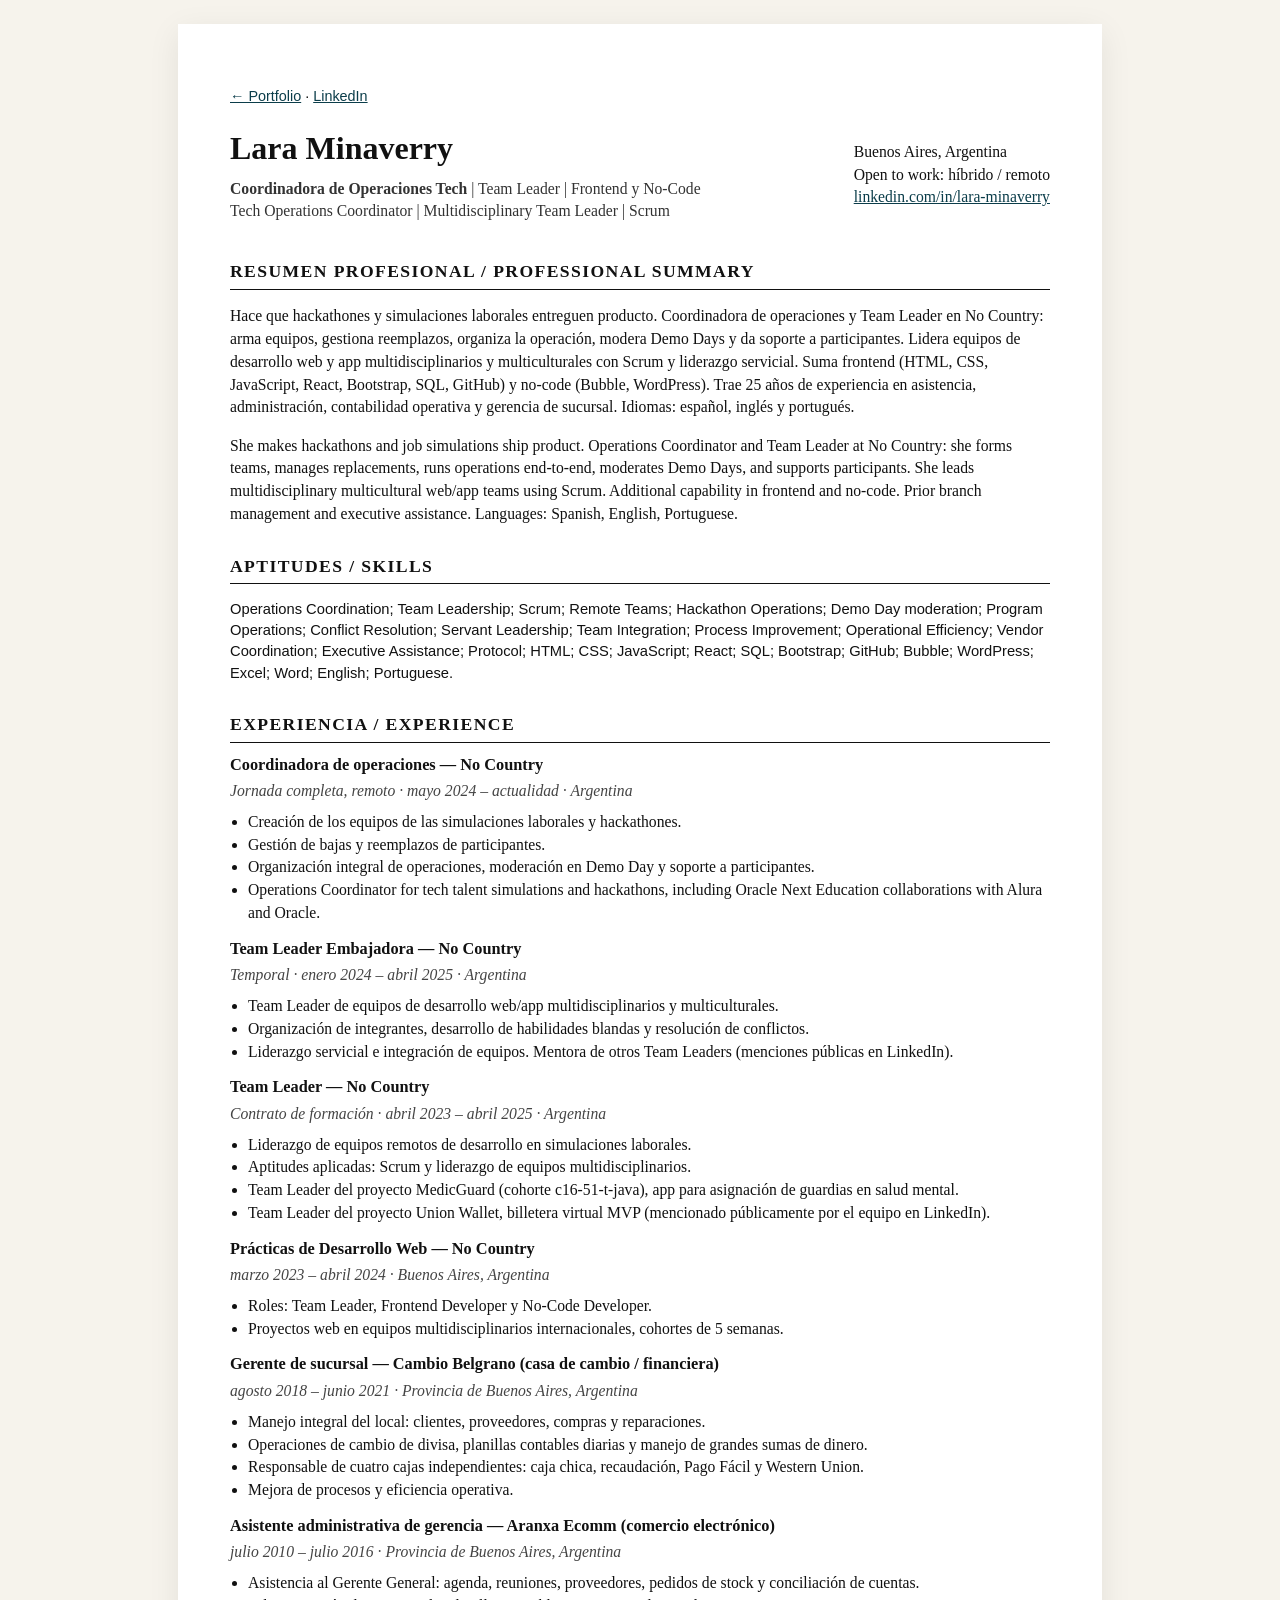
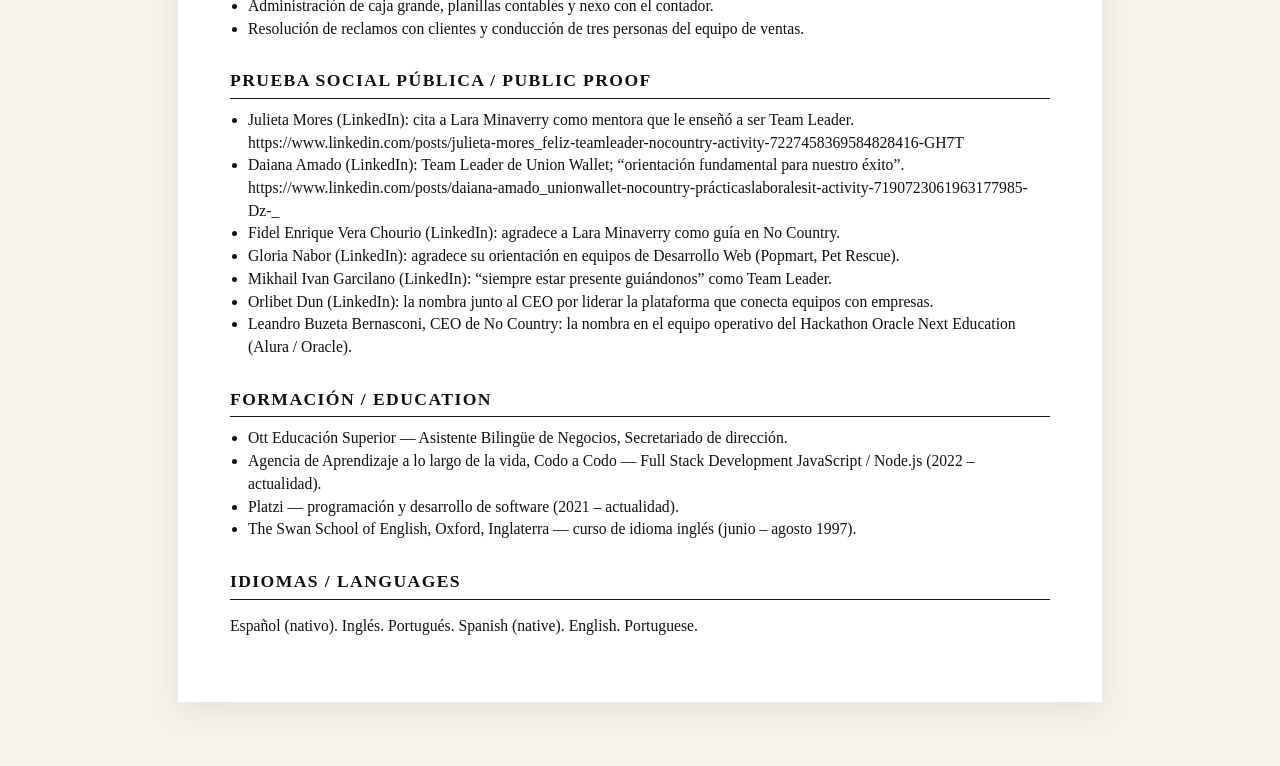
<file: cv.html>
<!DOCTYPE html>
<html lang="es">
<head>
  <meta charset="UTF-8">
  <meta name="viewport" content="width=device-width, initial-scale=1">
  <title>CV ATS | Lara Minaverry | Coordinadora de Operaciones Tech y Team Leader</title>
  <meta name="description" content="Curriculum vitae de Lara Minaverry: Coordinadora de Operaciones Tech, Team Leader, Scrum, operaciones de hackathones y simulaciones laborales, frontend y no-code. Buenos Aires, híbrido o remoto.">
  <meta name="robots" content="index, follow">
  <link rel="canonical" href="https://gabrielalejandroarroyo.github.io/lara-minaverry-portfolio/cv.html">
  <link rel="icon" href="./assets/avatar.svg" type="image/svg+xml">
  <style>
    :root { color-scheme: light; }
    body {
      margin: 0;
      font-family: Georgia, "Times New Roman", serif;
      color: #111;
      background: #f6f3ec;
      line-height: 1.45;
    }
    .sheet {
      max-width: 820px;
      margin: 24px auto 64px;
      background: #fff;
      padding: 48px 52px;
      box-shadow: 0 8px 30px rgba(0,0,0,.08);
    }
    h1 { font-size: 2rem; margin: 0 0 6px; }
    h2 { font-size: 1.1rem; text-transform: uppercase; letter-spacing: .08em; border-bottom: 1px solid #111; padding-bottom: 4px; margin: 28px 0 10px; }
    h3 { margin: 0 0 4px; font-size: 1.02rem; }
    p, li { font-size: 0.98rem; }
    .sub { color: #333; margin: 0 0 8px; }
    .meta { color: #444; font-style: italic; margin: 0 0 8px; }
    .top { display: flex; justify-content: space-between; gap: 16px; flex-wrap: wrap; }
    a { color: #0b3d4a; }
    .nav { font-family: Arial, sans-serif; font-size: .9rem; margin-bottom: 18px; }
    ul { margin: 0 0 12px; padding-left: 18px; }
    .skills { font-family: Arial, sans-serif; font-size: .92rem; }
    @media print {
      body { background: #fff; }
      .sheet { box-shadow: none; margin: 0; padding: 0; }
      .nav, .no-print { display: none; }
    }
    @media (max-width: 700px) {
      .sheet { padding: 24px 18px; margin: 0; }
    }
  </style>
</head>
<body>
  <article class="sheet">
    <p class="nav no-print"><a href="./index.html">← Portfolio</a> · <a href="https://www.linkedin.com/in/lara-minaverry/">LinkedIn</a></p>
    <header class="top">
      <div>
        <h1>Lara Minaverry</h1>
        <p class="sub"><strong>Coordinadora de Operaciones Tech</strong> | Team Leader | Frontend y No-Code<br>
        Tech Operations Coordinator | Multidisciplinary Team Leader | Scrum</p>
      </div>
      <p>
        Buenos Aires, Argentina<br>
        Open to work: híbrido / remoto<br>
        <a href="https://www.linkedin.com/in/lara-minaverry/">linkedin.com/in/lara-minaverry</a><br>
        <!-- PLACEHOLDER_EMAIL: cuando exista, reemplazar esta línea por el email real -->
        <span data-cv-email hidden>CONTACT_EMAIL</span>
      </p>
    </header>

    <section>
      <h2>Resumen profesional / Professional summary</h2>
      <p>Hace que hackathones y simulaciones laborales entreguen producto. Coordinadora de operaciones y Team Leader en No Country: arma equipos, gestiona reemplazos, organiza la operación, modera Demo Days y da soporte a participantes. Lidera equipos de desarrollo web y app multidisciplinarios y multiculturales con Scrum y liderazgo servicial. Suma frontend (HTML, CSS, JavaScript, React, Bootstrap, SQL, GitHub) y no-code (Bubble, WordPress). Trae 25 años de experiencia en asistencia, administración, contabilidad operativa y gerencia de sucursal. Idiomas: español, inglés y portugués.</p>
      <p>She makes hackathons and job simulations ship product. Operations Coordinator and Team Leader at No Country: she forms teams, manages replacements, runs operations end-to-end, moderates Demo Days, and supports participants. She leads multidisciplinary multicultural web/app teams using Scrum. Additional capability in frontend and no-code. Prior branch management and executive assistance. Languages: Spanish, English, Portuguese.</p>
    </section>

    <section>
      <h2>Aptitudes / Skills</h2>
      <p class="skills">Operations Coordination; Team Leadership; Scrum; Remote Teams; Hackathon Operations; Demo Day moderation; Program Operations; Conflict Resolution; Servant Leadership; Team Integration; Process Improvement; Operational Efficiency; Vendor Coordination; Executive Assistance; Protocol; HTML; CSS; JavaScript; React; SQL; Bootstrap; GitHub; Bubble; WordPress; Excel; Word; English; Portuguese.</p>
    </section>

    <section>
      <h2>Experiencia / Experience</h2>

      <h3>Coordinadora de operaciones — No Country</h3>
      <p class="meta">Jornada completa, remoto · mayo 2024 – actualidad · Argentina</p>
      <ul>
        <li>Creación de los equipos de las simulaciones laborales y hackathones.</li>
        <li>Gestión de bajas y reemplazos de participantes.</li>
        <li>Organización integral de operaciones, moderación en Demo Day y soporte a participantes.</li>
        <li>Operations Coordinator for tech talent simulations and hackathons, including Oracle Next Education collaborations with Alura and Oracle.</li>
      </ul>

      <h3>Team Leader Embajadora — No Country</h3>
      <p class="meta">Temporal · enero 2024 – abril 2025 · Argentina</p>
      <ul>
        <li>Team Leader de equipos de desarrollo web/app multidisciplinarios y multiculturales.</li>
        <li>Organización de integrantes, desarrollo de habilidades blandas y resolución de conflictos.</li>
        <li>Liderazgo servicial e integración de equipos. Mentora de otros Team Leaders (menciones públicas en LinkedIn).</li>
      </ul>

      <h3>Team Leader — No Country</h3>
      <p class="meta">Contrato de formación · abril 2023 – abril 2025 · Argentina</p>
      <ul>
        <li>Liderazgo de equipos remotos de desarrollo en simulaciones laborales.</li>
        <li>Aptitudes aplicadas: Scrum y liderazgo de equipos multidisciplinarios.</li>
        <li>Team Leader del proyecto MedicGuard (cohorte c16-51-t-java), app para asignación de guardias en salud mental.</li>
        <li>Team Leader del proyecto Union Wallet, billetera virtual MVP (mencionado públicamente por el equipo en LinkedIn).</li>
      </ul>

      <h3>Prácticas de Desarrollo Web — No Country</h3>
      <p class="meta">marzo 2023 – abril 2024 · Buenos Aires, Argentina</p>
      <ul>
        <li>Roles: Team Leader, Frontend Developer y No-Code Developer.</li>
        <li>Proyectos web en equipos multidisciplinarios internacionales, cohortes de 5 semanas.</li>
      </ul>

      <h3>Gerente de sucursal — Cambio Belgrano (casa de cambio / financiera)</h3>
      <p class="meta">agosto 2018 – junio 2021 · Provincia de Buenos Aires, Argentina</p>
      <ul>
        <li>Manejo integral del local: clientes, proveedores, compras y reparaciones.</li>
        <li>Operaciones de cambio de divisa, planillas contables diarias y manejo de grandes sumas de dinero.</li>
        <li>Responsable de cuatro cajas independientes: caja chica, recaudación, Pago Fácil y Western Union.</li>
        <li>Mejora de procesos y eficiencia operativa.</li>
      </ul>

      <h3>Asistente administrativa de gerencia — Aranxa Ecomm (comercio electrónico)</h3>
      <p class="meta">julio 2010 – julio 2016 · Provincia de Buenos Aires, Argentina</p>
      <ul>
        <li>Asistencia al Gerente General: agenda, reuniones, proveedores, pedidos de stock y conciliación de cuentas.</li>
        <li>Administración de caja grande, planillas contables y nexo con el contador.</li>
        <li>Resolución de reclamos con clientes y conducción de tres personas del equipo de ventas.</li>
      </ul>
    </section>

    <section>
      <h2>Prueba social pública / Public proof</h2>
      <ul>
        <li>Julieta Mores (LinkedIn): cita a Lara Minaverry como mentora que le enseñó a ser Team Leader. https://www.linkedin.com/posts/julieta-mores_feliz-teamleader-nocountry-activity-7227458369584828416-GH7T</li>
        <li>Daiana Amado (LinkedIn): Team Leader de Union Wallet; “orientación fundamental para nuestro éxito”. https://www.linkedin.com/posts/daiana-amado_unionwallet-nocountry-prácticaslaboralesit-activity-7190723061963177985-Dz-_</li>
        <li>Fidel Enrique Vera Chourio (LinkedIn): agradece a Lara Minaverry como guía en No Country.</li>
        <li>Gloria Nabor (LinkedIn): agradece su orientación en equipos de Desarrollo Web (Popmart, Pet Rescue).</li>
        <li>Mikhail Ivan Garcilano (LinkedIn): “siempre estar presente guiándonos” como Team Leader.</li>
        <li>Orlibet Dun (LinkedIn): la nombra junto al CEO por liderar la plataforma que conecta equipos con empresas.</li>
        <li>Leandro Buzeta Bernasconi, CEO de No Country: la nombra en el equipo operativo del Hackathon Oracle Next Education (Alura / Oracle).</li>
      </ul>
    </section>

    <section>
      <h2>Formación / Education</h2>
      <ul>
        <li>Ott Educación Superior — Asistente Bilingüe de Negocios, Secretariado de dirección.</li>
        <li>Agencia de Aprendizaje a lo largo de la vida, Codo a Codo — Full Stack Development JavaScript / Node.js (2022 – actualidad).</li>
        <li>Platzi — programación y desarrollo de software (2021 – actualidad).</li>
        <li>The Swan School of English, Oxford, Inglaterra — curso de idioma inglés (junio – agosto 1997).</li>
      </ul>
    </section>

    <section>
      <h2>Idiomas / Languages</h2>
      <p>Español (nativo). Inglés. Portugués. Spanish (native). English. Portuguese.</p>
    </section>
  </article>
</body>
</html>
</file>
<file: css/styles.css>
:root,
html[data-theme="light"] {
  color-scheme: light;
  --paper: #f6f7f9;
  --card: #ffffff;
  --ink: #111827;
  --ink-soft: #374151;
  --muted: #6b7280;
  --teal: #0f766e;
  --teal-deep: #115e59;
  --teal-wash: rgba(15, 118, 110, 0.08);
  --gold: #a16207;
  --line: #e5e7eb;
  --line-strong: #d1d5db;
  --header-bg: rgba(246, 247, 249, 0.92);
  --elev: #f3f4f6;
  --tile-hover: #eef2f2;
  --font-sans: "Inter", "Segoe UI", sans-serif;
  --font-serif: "Source Serif 4", Georgia, serif;
  --max: 1120px;
  --sidebar: 236px;
  --ease: 0.35s ease;
  --radius: 10px;
}

html[data-theme="dark"] .theme-opt[aria-pressed="true"] {
  box-shadow: 0 1px 2px rgba(0, 0, 0, 0.35);
}

html[data-theme="dark"] .lang-menu {
  box-shadow: 0 12px 28px rgba(0, 0, 0, 0.4);
}

html[data-theme="dark"] {
  color-scheme: dark;
  --paper: #0f1419;
  --card: #171d24;
  --ink: #f3f4f6;
  --ink-soft: #d1d5db;
  --muted: #9ca3af;
  --teal: #2dd4bf;
  --teal-deep: #5eead4;
  --teal-wash: rgba(45, 212, 191, 0.12);
  --gold: #fbbf24;
  --line: #2a323c;
  --line-strong: #3f4a56;
  --header-bg: rgba(15, 20, 25, 0.92);
  --elev: #1c242c;
  --tile-hover: #222b34;
}

*,
*::before,
*::after {
  box-sizing: border-box;
}

html {
  scroll-behavior: smooth;
  scroll-padding-top: 16px;
}

body {
  margin: 0;
  background: var(--paper);
  color: var(--ink);
  font-family: var(--font-sans);
  line-height: 1.5;
}

html[lang="es"] .en,
html[lang="es"] .pt {
  display: none;
}

html[lang="en"] .es,
html[lang="en"] .pt {
  display: none;
}

html[lang="pt"] .es,
html[lang="pt"] .en {
  display: none;
}


::selection {
  background: var(--teal-wash);
  color: var(--ink);
}

img {
  max-width: 100%;
  display: block;
}

a {
  color: var(--teal);
  text-underline-offset: 3px;
}

.skip {
  position: absolute;
  left: 12px;
  top: -48px;
  background: var(--teal);
  color: #fff;
  padding: 8px 12px;
  z-index: 30;
  border-radius: 8px;
}

.skip:focus {
  top: 12px;
}

.site-header {
  display: none;
}

.nav-wrap {
  max-width: none;
  margin: 0;
  padding: 10px 22px;
  display: flex;
  align-items: center;
  justify-content: flex-end;
  gap: 16px;
}

.logo {
  color: var(--ink);
  text-decoration: none;
  font-weight: 700;
  letter-spacing: -0.02em;
}

.nav-links {
  position: fixed;
  top: 0;
  left: 0;
  bottom: 0;
  z-index: 45;
  display: flex;
  flex-direction: column;
  align-items: stretch;
  width: var(--sidebar);
  padding: 22px 12px 0;
  overflow: visible;
  background: var(--card);
  border-right: 1px solid var(--line);
  transform: none;
  visibility: visible;
  pointer-events: auto;
}

.nav-links-scroll {
  display: flex;
  flex-direction: column;
  align-items: stretch;
  gap: 2px;
  flex: 1;
  min-height: 0;
  padding-bottom: 28px;
  overflow-y: auto;
}

.nav-links a {
  color: var(--ink-soft);
  text-decoration: none;
  font-size: 0.92rem;
  font-weight: 500;
  padding: 9px 12px;
  min-height: 40px;
  border-radius: 8px;
}

.nav-links a:hover,
.nav-links a:focus-visible,
.nav-links a.is-active {
  color: var(--teal-deep);
  background: var(--teal-wash);
}

.nav-sidebar-logo {
  display: block;
  margin: 0;
  padding: 2px 8px 12px;
  min-height: 0;
  border-radius: 0;
  color: var(--ink);
  font-size: 1.02rem;
}

.nav-sidebar-logo:hover,
.nav-sidebar-logo:focus-visible,
.nav-sidebar-logo.is-active {
  background: transparent;
  color: var(--ink);
}

.nav-menu-head {
  display: flex;
  flex-direction: column;
  gap: 4px;
  margin: 0 2px 12px;
  padding: 0 0 12px;
  border-bottom: 1px solid var(--line);
}

.nav-links .nav-actions {
  display: flex;
  flex-direction: column;
  align-items: stretch;
  gap: 8px;
  padding: 0 4px 2px;
}

.site-shell {
  min-width: 0;
  margin-left: var(--sidebar);
}

.menu-toggle {
  display: none;
  width: 42px;
  height: 42px;
  padding: 0;
  align-items: center;
  justify-content: center;
}

.nav-actions {
  display: flex;
  gap: 8px;
  align-items: center;
}

.menu-toggle {
  border: 1px solid var(--line-strong);
  background: var(--card);
  color: var(--ink);
  border-radius: 8px;
  padding: 7px 12px;
  cursor: pointer;
  font: inherit;
  font-size: 0.85rem;
  font-weight: 600;
}

.theme-switch {
  display: inline-flex;
  align-items: center;
  width: 100%;
  padding: 3px;
  border: 1px solid var(--line);
  border-radius: 999px;
  background: var(--elev);
}

.theme-opt {
  flex: 1;
  display: inline-flex;
  align-items: center;
  justify-content: center;
  min-height: 30px;
  padding: 0;
  border: 0;
  border-radius: 999px;
  background: transparent;
  color: var(--muted);
  cursor: pointer;
}

.theme-opt:focus-visible,
.lang-trigger:focus-visible,
.lang-menu button:focus-visible {
  outline: 2px solid var(--teal);
  outline-offset: 2px;
}

.theme-opt:hover {
  color: var(--ink);
}

.theme-opt[aria-pressed="true"] {
  background: var(--card);
  color: var(--ink);
  box-shadow: 0 1px 2px rgba(15, 23, 42, 0.12);
}

.theme-icon {
  width: 16px;
  height: 16px;
  display: block;
}

.lang-dropdown {
  position: relative;
}

.lang-trigger {
  display: flex;
  align-items: center;
  gap: 8px;
  width: 100%;
  min-height: 36px;
  padding: 6px 8px 6px 10px;
  border: 1px solid var(--line);
  border-radius: 8px;
  background: var(--card);
  color: var(--ink);
  cursor: pointer;
  font: inherit;
  font-size: 0.84rem;
  font-weight: 600;
}

.lang-trigger:hover,
.lang-trigger[aria-expanded="true"] {
  border-color: var(--line-strong);
  background: var(--elev);
}

.lang-globe,
.lang-caret {
  flex-shrink: 0;
  display: block;
}

.lang-globe {
  width: 16px;
  height: 16px;
  color: var(--muted);
}

.lang-current {
  flex: 1;
  min-width: 0;
  text-align: left;
  white-space: nowrap;
  overflow: hidden;
  text-overflow: ellipsis;
}

.lang-caret {
  width: 14px;
  height: 14px;
  color: var(--muted);
  transition: transform 0.18s ease;
}

.lang-trigger[aria-expanded="true"] .lang-caret {
  transform: rotate(180deg);
}

.lang-menu {
  position: absolute;
  top: calc(100% + 4px);
  left: 0;
  right: 0;
  z-index: 70;
  margin: 0;
  padding: 4px;
  list-style: none;
  background: var(--card);
  border: 1px solid var(--line-strong);
  border-radius: 10px;
  box-shadow: 0 12px 28px rgba(15, 23, 42, 0.14);
}

.lang-menu[hidden] {
  display: none;
}

.lang-menu li {
  margin: 0;
}

.lang-menu button {
  display: flex;
  align-items: center;
  justify-content: space-between;
  gap: 12px;
  width: 100%;
  min-height: 38px;
  padding: 6px 10px;
  border: 0;
  border-radius: 7px;
  background: transparent;
  color: var(--ink);
  cursor: pointer;
  font: inherit;
  font-size: 0.84rem;
  font-weight: 500;
  text-align: left;
}

.lang-menu button:hover,
.lang-menu button:focus-visible {
  background: var(--elev);
}

.lang-menu button[aria-selected="true"] {
  background: var(--teal-wash);
  color: var(--teal-deep);
  font-weight: 600;
}

.lang-iso {
  font-size: 0.72rem;
  font-weight: 700;
  letter-spacing: 0.06em;
  color: var(--muted);
}

.lang-menu button[aria-selected="true"] .lang-iso {
  color: var(--teal-deep);
}

.visually-hidden {
  position: absolute;
  width: 1px;
  height: 1px;
  padding: 0;
  margin: -1px;
  overflow: hidden;
  clip: rect(0, 0, 0, 0);
  white-space: nowrap;
  border: 0;
}

.hamburger {
  position: relative;
  width: 18px;
  height: 12px;
  display: block;
}

.hamburger span {
  position: absolute;
  left: 0;
  width: 18px;
  height: 2px;
  border-radius: 2px;
  background: currentColor;
  transition: transform 0.2s ease, opacity 0.2s ease, top 0.2s ease;
}

.hamburger span:nth-child(1) { top: 0; }
.hamburger span:nth-child(2) { top: 5px; }
.hamburger span:nth-child(3) { top: 10px; }

.menu-toggle[aria-expanded="true"] .hamburger span:nth-child(1) {
  top: 5px;
  transform: rotate(45deg);
}

.menu-toggle[aria-expanded="true"] .hamburger span:nth-child(2) {
  opacity: 0;
}

.menu-toggle[aria-expanded="true"] .hamburger span:nth-child(3) {
  top: 5px;
  transform: rotate(-45deg);
}

.nav-backdrop {
  position: fixed;
  inset: 0;
  z-index: 42;
  background: rgba(15, 20, 25, 0.46);
  border: 0;
  padding: 0;
  cursor: pointer;
}

.nav-backdrop[hidden] {
  display: none;
}

body.nav-open {
  overflow: hidden;
}

.wrap {
  max-width: var(--max);
  margin: 0 auto;
  padding: 0 22px;
}

.featured-videos .kicker {
  margin: 0;
}

.featured-videos .media-card .body {
  padding: 12px 14px 14px;
}

.featured-videos .play {
  width: 40px;
  height: 40px;
}

.video-gallery {
  display: flex;
  flex-direction: column;
  gap: 14px;
}

.gallery-head {
  display: flex;
  align-items: center;
  justify-content: space-between;
  gap: 12px;
}

.gallery-controls {
  display: flex;
  flex-shrink: 0;
  gap: 6px;
}

.video-gallery-track {
  display: flex;
  gap: 14px;
  overflow-x: auto;
  overscroll-behavior-x: contain;
  scroll-snap-type: x mandatory;
  scroll-padding-inline: 2px;
  -webkit-overflow-scrolling: touch;
  padding: 2px 2px 10px;
  scrollbar-width: thin;
  scrollbar-color: var(--line-strong) transparent;
}

.video-gallery-track::-webkit-scrollbar {
  height: 6px;
}

.video-gallery-track::-webkit-scrollbar-thumb {
  background: var(--line-strong);
  border-radius: 999px;
}

.featured-videos .media-card {
  flex: 0 0 calc(50% - 7px);
  max-width: calc(50% - 7px);
  scroll-snap-align: start;
}

.gallery-nav {
  display: inline-flex;
  align-items: center;
  justify-content: center;
  width: 36px;
  height: 36px;
  padding: 0;
  border: 1px solid var(--line-strong);
  border-radius: 50%;
  background: var(--card);
  color: var(--ink);
  cursor: pointer;
}

.gallery-nav svg {
  width: 16px;
  height: 16px;
  display: block;
}

.gallery-nav:hover,
.gallery-nav:focus-visible {
  border-color: var(--teal);
  color: var(--teal-deep);
}

.gallery-nav:focus-visible {
  outline: 2px solid var(--teal);
  outline-offset: 2px;
}

.gallery-nav:disabled {
  opacity: 0.35;
  cursor: default;
}

.hero {
  max-width: var(--max);
  margin: 0 auto;
  padding: 36px 22px 40px;
  display: grid;
  grid-template-columns: minmax(0, 1fr) 240px;
  gap: 28px 40px;
  align-items: center;
}

.hero-inner {
  animation: rise 0.6s var(--ease) both;
}

.kicker {
  display: inline-flex;
  align-items: center;
  gap: 8px;
  margin: 0 0 14px;
  color: var(--teal-deep);
  font-size: 0.82rem;
  font-weight: 600;
  letter-spacing: 0.04em;
  text-transform: uppercase;
}

.dot {
  width: 8px;
  height: 8px;
  border-radius: 50%;
  background: #22c55e;
}

h1 {
  font-family: var(--font-serif);
  font-weight: 600;
  font-size: clamp(2.4rem, 5vw, 3.6rem);
  line-height: 1.05;
  letter-spacing: -0.03em;
  margin: 0 0 12px;
}

.headline {
  font-size: clamp(1.15rem, 2vw, 1.4rem);
  font-weight: 600;
  line-height: 1.35;
  color: var(--ink);
  max-width: 34rem;
  margin: 0 0 12px;
}

.hero-copy {
  color: var(--muted);
  max-width: 36rem;
  margin: 0;
}

.cta-row {
  display: flex;
  flex-wrap: wrap;
  gap: 10px;
  margin-top: 24px;
}

.btn {
  display: inline-flex;
  align-items: center;
  justify-content: center;
  border-radius: 8px;
  padding: 11px 16px;
  text-decoration: none;
  font-weight: 650;
  font-size: 0.95rem;
  border: 1px solid transparent;
  transition: background 0.2s ease, transform 0.2s ease;
}

.btn:hover,
.btn:focus-visible {
  transform: translateY(-1px);
}

[hidden],
.btn[hidden] {
  display: none !important;
}

.btn-primary {
  background: var(--teal);
  color: #fff;
}

html[data-theme="dark"] .btn-primary {
  color: #042f2e;
}

.btn-ghost {
  border-color: var(--line-strong);
  color: var(--ink);
  background: var(--card);
}

button.btn {
  cursor: pointer;
  font: inherit;
}

.portrait {
  width: 240px;
  aspect-ratio: 1;
  border: 1px solid var(--line);
  border-radius: var(--radius);
  overflow: hidden;
  background: var(--elev);
}

.portrait img {
  width: 100%;
  height: 100%;
  object-fit: cover;
}

.section {
  padding: 56px 0;
}

.section h2 {
  font-family: var(--font-serif);
  font-size: clamp(1.5rem, 2.6vw, 2rem);
  font-weight: 600;
  letter-spacing: -0.02em;
  margin: 0 0 8px;
}

.lead {
  color: var(--muted);
  max-width: 36rem;
  margin: 0 0 22px;
  font-size: 0.98rem;
}

.impacto {
  border-top: 1px solid var(--line);
  border-bottom: 1px solid var(--line);
  background: var(--card);
}

.counters {
  display: grid;
  grid-template-columns: repeat(3, 1fr);
  gap: 20px;
  margin-bottom: 36px;
}

.counter strong {
  display: block;
  font-family: var(--font-serif);
  font-size: clamp(2.2rem, 4vw, 3.2rem);
  line-height: 1;
  color: var(--teal-deep);
}

.counter span {
  display: block;
  margin-top: 8px;
  color: var(--ink-soft);
}

.signal {
  display: grid;
  gap: 14px;
  margin-bottom: 36px;
}

.signal-row {
  display: grid;
  grid-template-columns: 5.5rem 1fr;
  gap: 16px;
  align-items: center;
}

.signal-row strong {
  font-family: var(--font-serif);
  font-size: 1.5rem;
}

.signal-row p {
  margin: 0 0 6px;
  color: var(--ink-soft);
  font-size: 0.95rem;
}

.bar {
  height: 3px;
  background: var(--line);
  overflow: hidden;
  border-radius: 99px;
}

.bar i {
  display: block;
  height: 100%;
  width: 0;
  background: var(--teal);
  transition: width 1s var(--ease);
}

.impacto.is-in .bar i {
  width: var(--fill, 100%);
}

.timeline {
  list-style: none;
  margin: 0 0 28px;
  padding: 0;
  display: grid;
  grid-template-columns: repeat(4, 1fr);
  gap: 16px;
}

.timeline li {
  padding-top: 16px;
  border-top: 2px solid var(--teal);
  opacity: 0;
  transform: translateY(8px);
  transition: opacity 0.5s var(--ease), transform 0.5s var(--ease);
}

.impacto.is-in .timeline li {
  opacity: 1;
  transform: none;
}

.timeline strong {
  display: block;
  font-size: 1rem;
}

.timeline span {
  color: var(--muted);
  font-size: 0.86rem;
}

.project-chips,
.filters {
  display: flex;
  flex-wrap: wrap;
  gap: 8px;
  padding: 0;
  margin: 0 0 20px;
  list-style: none;
}

.project-chips li,
.filters button {
  border: 1px solid var(--line);
  background: var(--card);
  color: var(--ink-soft);
  border-radius: 999px;
  padding: 6px 12px;
  font-size: 0.85rem;
}

.filters button {
  cursor: pointer;
  font: inherit;
}

.filters button.is-on,
.filters button[aria-pressed="true"] {
  background: var(--teal);
  color: #fff;
  border-color: var(--teal);
}

html[data-theme="dark"] .filters button.is-on,
html[data-theme="dark"] .filters button[aria-pressed="true"] {
  color: #042f2e;
}

.about-split {
  display: grid;
  grid-template-columns: 1.2fr 0.8fr;
  gap: 40px;
}

.about-list {
  margin: 16px 0 0;
  padding: 0;
  list-style: none;
}

.about-list li {
  padding: 10px 0;
  border-top: 1px solid var(--line);
  color: var(--ink-soft);
}

.about-note {
  background: var(--card);
  border: 1px solid var(--line);
  border-radius: var(--radius);
  padding: 20px;
}

.about-note p {
  margin: 0 0 14px;
  color: var(--ink-soft);
}

.hire-matrix,
.work-list,
.jobs,
.edu-grid {
  display: grid;
  gap: 0;
}

.hire-row,
.work-row,
.job,
.edu {
  padding: 20px 0;
  border-top: 1px solid var(--line);
}

.hire-row:last-child,
.work-row:last-child,
.job:last-child,
.edu:last-child {
  border-bottom: 1px solid var(--line);
}

.hire-row {
  display: grid;
  grid-template-columns: 9.5rem 1fr;
  gap: 20px;
}

.hire-row h3,
.work-row h3,
.job h3,
.edu h3 {
  margin: 0 0 6px;
  font-size: 1.12rem;
  font-weight: 650;
}

.hire-row p,
.work-row p:last-child {
  margin: 0 0 8px;
  color: var(--ink-soft);
}

.evidence,
.meta,
.rx {
  color: var(--gold);
  font-size: 0.86rem;
}

.meta {
  margin: 0 0 8px;
}

.work-row[hidden] {
  display: none !important;
}

.job header {
  display: flex;
  justify-content: space-between;
  gap: 12px;
  flex-wrap: wrap;
}

.job ul {
  margin: 8px 0 0;
  padding-left: 18px;
  color: var(--ink-soft);
}

.edu-grid {
  grid-template-columns: 1fr 1fr;
  gap: 0 40px;
}

.quote-grid {
  display: grid;
  grid-template-columns: 1fr 1fr;
  gap: 12px;
}

.quote-card {
  margin: 0;
  display: flex;
  flex-direction: column;
  gap: 10px;
  background: var(--card);
  border: 1px solid var(--line);
  border-radius: var(--radius);
  padding: 14px 16px 12px;
  min-height: 100%;
  transition: border-color 0.2s ease, background 0.2s ease;
}

.quote-card:hover {
  border-color: var(--teal);
  background: var(--tile-hover);
}

.quote-card.is-key {
  border-left: 3px solid var(--teal);
}

.quote-card p {
  font-family: var(--font-serif);
  font-size: 0.95rem;
  line-height: 1.4;
  margin: 0;
  color: var(--ink);
  display: -webkit-box;
  -webkit-line-clamp: 4;
  -webkit-box-orient: vertical;
  line-clamp: 4;
  overflow: hidden;
}

.quote-card footer {
  display: flex;
  align-items: flex-end;
  justify-content: space-between;
  gap: 10px;
  margin-top: auto;
  padding: 0;
  border: 0;
}

.quote-card cite {
  display: block;
  font-style: normal;
  color: var(--muted);
  font-size: 0.75rem;
  line-height: 1.35;
}

.quote-card a {
  flex-shrink: 0;
  display: inline-flex;
  align-items: center;
  gap: 5px;
  font-size: 0.78rem;
  font-weight: 600;
  text-decoration: none;
}

.quote-card a::before {
  content: "";
  width: 13px;
  height: 13px;
  background: currentColor;
  -webkit-mask: url("data:image/svg+xml,%3Csvg xmlns='http://www.w3.org/2000/svg' viewBox='0 0 24 24'%3E%3Cpath fill='black' d='M20.447 20.452h-3.554v-5.569c0-1.328-.027-3.037-1.852-3.037-1.853 0-2.136 1.445-2.136 2.939v5.667H9.351V9h3.414v1.561h.046c.477-.9 1.637-1.85 3.37-1.85 3.601 0 4.267 2.37 4.267 5.455v6.286zM5.337 7.433c-1.144 0-2.063-.926-2.063-2.065 0-1.138.92-2.063 2.063-2.063 1.14 0 2.064.925 2.064 2.063 0 1.139-.925 2.065-2.064 2.065zm1.782 13.019H3.555V9h3.564v11.452zM22.225 0H1.771C.792 0 0 .774 0 1.729v20.542C0 23.227.792 24 1.771 24h20.451C23.2 24 24 23.227 24 22.271V1.729C24 .774 23.2 0 22.222 0h.003z'/%3E%3C/svg%3E") center / contain no-repeat;
  mask: url("data:image/svg+xml,%3Csvg xmlns='http://www.w3.org/2000/svg' viewBox='0 0 24 24'%3E%3Cpath fill='black' d='M20.447 20.452h-3.554v-5.569c0-1.328-.027-3.037-1.852-3.037-1.853 0-2.136 1.445-2.136 2.939v5.667H9.351V9h3.414v1.561h.046c.477-.9 1.637-1.85 3.37-1.85 3.601 0 4.267 2.37 4.267 5.455v6.286zM5.337 7.433c-1.144 0-2.063-.926-2.063-2.065 0-1.138.92-2.063 2.063-2.063 1.14 0 2.064.925 2.064 2.063 0 1.139-.925 2.065-2.064 2.065zm1.782 13.019H3.555V9h3.564v11.452zM22.225 0H1.771C.792 0 0 .774 0 1.729v20.542C0 23.227.792 24 1.771 24h20.451C23.2 24 24 23.227 24 22.271V1.729C24 .774 23.2 0 22.222 0h.003z'/%3E%3C/svg%3E") center / contain no-repeat;
}

.quote-card a:hover,
.quote-card a:focus-visible {
  text-decoration: underline;
}

.quote-more {
  margin-top: 8px;
}

.quote-more summary {
  cursor: pointer;
  width: fit-content;
  padding: 10px 2px;
  color: var(--teal-deep);
  font-size: 0.88rem;
  font-weight: 650;
  list-style: none;
}

.quote-more summary::-webkit-details-marker {
  display: none;
}

.quote-more summary::after {
  content: " +";
  font-weight: 700;
}

.quote-more[open] summary::after {
  content: " −";
}

.quote-more summary:hover,
.quote-more summary:focus-visible {
  text-decoration: underline;
}

.quote-more .quote-grid {
  margin-top: 4px;
}

.media-grid,
.mosaic {
  display: grid;
  grid-template-columns: repeat(3, 1fr);
  gap: 14px;
}

.media-card,
.tile {
  display: flex;
  flex-direction: column;
  background: var(--card);
  border: 1px solid var(--line);
  border-radius: var(--radius);
  color: var(--ink);
  text-decoration: none;
  overflow: hidden;
  min-height: 0;
  transition: border-color 0.2s ease, background 0.2s ease;
}

.media-card:hover,
.media-card:focus-visible,
.tile:hover,
.tile:focus-visible {
  border-color: var(--teal);
  background: var(--tile-hover);
}

.media-frame {
  aspect-ratio: 16 / 9;
  background: var(--elev);
  position: relative;
  overflow: hidden;
  flex-shrink: 0;
}

.preview-slide {
  position: absolute;
  inset: 0;
  width: 100%;
  height: 100%;
  object-fit: cover;
  opacity: 0;
  transition: opacity 0.45s ease;
}

.preview-slide.is-on {
  opacity: 1;
  z-index: 1;
}

.media-frame.is-contain {
  background: #111827;
}

.media-frame.is-contain .preview-slide {
  object-fit: contain;
}

.media-frame.is-playing:not(.is-contain) .preview-slide.is-on {
  animation: preview-zoom 20s ease-in-out infinite alternate;
}

.quote-slide {
  display: grid;
  place-items: center;
  align-content: center;
  gap: 10px;
  padding: 18px 20px;
  background:
    radial-gradient(circle at 20% 20%, var(--teal-wash), transparent 55%),
    var(--card);
  color: var(--ink);
  text-align: center;
}

.quote-slide p {
  margin: 0;
  font-family: var(--font-serif);
  font-size: 1.02rem;
  line-height: 1.35;
  max-width: 22rem;
  color: var(--ink);
}

.quote-slide span {
  color: var(--muted);
  font-size: 0.78rem;
}

.preview-bar {
  position: absolute;
  left: 0;
  right: 0;
  bottom: 0;
  height: 3px;
  background: rgba(255, 255, 255, 0.18);
  z-index: 3;
}

.preview-bar i {
  display: block;
  height: 100%;
  width: 100%;
  background: var(--teal);
  transform: scaleX(0);
  transform-origin: left center;
}

.media-frame .play {
  position: absolute;
  left: 50%;
  top: 50%;
  transform: translate(-50%, -50%);
  z-index: 2;
  pointer-events: none;
  opacity: 0.82;
  box-shadow: 0 10px 24px rgba(0, 0, 0, 0.28);
}

.media-frame.is-playing .play {
  opacity: 0.42;
}

.play {
  width: 48px;
  height: 48px;
  border-radius: 50%;
  border: 1px solid var(--line-strong);
  background: var(--card);
  display: grid;
  place-items: center;
}

.play::after {
  content: "";
  width: 0;
  height: 0;
  border-style: solid;
  border-width: 7px 0 7px 12px;
  border-color: transparent transparent transparent var(--ink);
  margin-left: 3px;
}

.media-card .body,
.tile {
  padding: 14px 16px 16px;
  gap: 6px;
}

.tile {
  min-height: 160px;
}

.tile.featured {
  grid-row: span 2;
}

.media-card strong,
.tile strong {
  font-size: 1rem;
  font-weight: 650;
}

.media-card p,
.tile span {
  margin: 0;
  color: var(--ink-soft);
  font-size: 0.9rem;
}

.tile em,
.media-card .rx {
  margin-top: auto;
  font-style: normal;
  padding-top: 8px;
}

.lib-heading {
  font-family: var(--font-serif);
  font-size: clamp(1.35rem, 2.4vw, 1.75rem);
  font-weight: 600;
  letter-spacing: -0.02em;
  margin: 48px 0 10px;
}

.lib-lead {
  margin-bottom: 22px;
}

.video-lib {
  display: grid;
  gap: 16px;
}

.lib-item {
  display: grid;
  grid-template-columns: minmax(200px, 260px) minmax(0, 1fr);
  gap: 20px;
  align-items: start;
  background: var(--card);
  border: 1px solid var(--line);
  border-radius: var(--radius);
  padding: 16px;
}

.lib-item .media-card {
  min-width: 0;
}

.lib-copy h4 {
  margin: 0 0 8px;
  font-size: 1.05rem;
  font-weight: 650;
}

.lib-copy p {
  margin: 0 0 10px;
  color: var(--ink-soft);
  font-size: 0.95rem;
}

.lib-copy p:last-child {
  margin-bottom: 0;
}

.lib-badge {
  display: inline-block;
  margin-bottom: 8px;
  padding: 3px 8px;
  border: 1px solid var(--line);
  border-radius: 999px;
  font-size: 0.72rem;
  font-weight: 600;
  letter-spacing: 0.04em;
  text-transform: uppercase;
  color: var(--teal-deep);
  background: var(--teal-wash);
}

.lib-meta {
  font-size: 0.82rem;
  color: var(--muted);
}

.find-note {
  display: flex;
  flex-wrap: wrap;
  gap: 8px;
  margin: 0 0 20px;
}

.find-badge {
  border: 1px solid var(--line);
  background: var(--card);
  padding: 5px 10px;
  font-size: 0.8rem;
  color: var(--ink-soft);
  border-radius: 999px;
}

.find-badge strong {
  color: var(--teal-deep);
}

.find-accordions {
  display: grid;
  gap: 8px;
  margin-top: 22px;
}

.find-panel {
  border: 1px solid var(--line);
  background: var(--card);
  border-radius: var(--radius);
}

.find-panel.is-hot {
  border-color: var(--teal);
}

.find-panel summary {
  cursor: pointer;
  list-style: none;
  display: flex;
  flex-wrap: wrap;
  align-items: baseline;
  justify-content: space-between;
  gap: 8px 16px;
  padding: 14px 16px;
  font-weight: 650;
}

.find-panel summary::-webkit-details-marker {
  display: none;
}

.find-panel summary::after {
  content: "+";
  color: var(--teal);
}

.find-panel[open] summary::after {
  content: "–";
}

.find-meta {
  color: var(--muted);
  font-weight: 500;
  font-size: 0.86rem;
}

.find-body {
  padding: 0 16px 16px;
  border-top: 1px solid var(--line);
}

.find-body p {
  color: var(--ink-soft);
}

.find-list {
  margin: 12px 0 0;
  padding-left: 18px;
  display: grid;
  gap: 10px;
}

.find-list li {
  color: var(--ink-soft);
}

.contact-box {
  display: grid;
  grid-template-columns: 0.9fr 1.1fr;
  gap: 40px;
}

.contact-copy p {
  color: var(--ink-soft);
}

label {
  display: block;
  font-size: 0.86rem;
  margin: 12px 0 6px;
  font-weight: 600;
}

input,
textarea {
  width: 100%;
  border: 0;
  border-bottom: 1px solid var(--line-strong);
  background: transparent;
  color: var(--ink);
  padding: 10px 0;
  font: inherit;
}

input:focus,
textarea:focus {
  outline: none;
  border-bottom-color: var(--teal);
}

textarea {
  min-height: 120px;
  resize: vertical;
}

footer {
  border-top: 1px solid var(--line);
  padding: 32px 0 48px;
  color: var(--muted);
  font-size: 0.9rem;
  background: var(--card);
}

.footer-label {
  margin: 0 0 12px;
  font-size: 0.78rem;
  letter-spacing: 0.08em;
  text-transform: uppercase;
}

.company-marquee {
  position: relative;
  overflow: hidden;
  margin: 0 0 28px;
  -webkit-mask-image: linear-gradient(90deg, transparent, #000 5%, #000 95%, transparent);
  mask-image: linear-gradient(90deg, transparent, #000 5%, #000 95%, transparent);
}

.company-bar {
  margin: 0;
}

.company-track {
  display: flex;
  width: max-content;
  animation: company-marquee 40s linear infinite;
}

.company-set {
  display: flex;
  flex-shrink: 0;
  gap: 10px;
  padding-right: 10px;
}

.company-marquee:hover .company-track,
.company-marquee:focus-within .company-track {
  animation-play-state: paused;
}

@keyframes company-marquee {
  from {
    transform: translateX(-50%);
  }
  to {
    transform: translateX(0);
  }
}

.brand-chip {
  display: inline-flex;
  flex-shrink: 0;
  align-items: center;
  justify-content: center;
  min-height: 56px;
  min-width: 118px;
  padding: 10px 16px;
  background: #0b0f14;
  border: 1px solid rgba(255, 255, 255, 0.12);
  border-radius: 12px;
  text-decoration: none;
  color: inherit;
}

.brand-chip img {
  display: block;
  height: 28px;
  width: auto;
  max-width: 148px;
  object-fit: contain;
}

.brand-chip .brand-mark {
  height: 26px;
  max-width: 72px;
}

.brand-word {
  margin-left: 8px;
  font-weight: 700;
  font-size: 0.95rem;
  letter-spacing: -0.02em;
  color: #f3f4f6;
}

.brand-chip:hover,
.brand-chip:focus-visible {
  border-color: var(--teal);
}

html[data-theme="light"] .brand-chip {
  background: #111827;
  border-color: #1f2937;
}

.footer-row {
  display: flex;
  justify-content: space-between;
  gap: 16px;
  flex-wrap: wrap;
}

@keyframes rise {
  from {
    opacity: 0;
    transform: translateY(10px);
  }
  to {
    opacity: 1;
    transform: none;
  }
}

@keyframes preview-zoom {
  from {
    transform: scale(1);
  }
  to {
    transform: scale(1.08);
  }
}

@media (max-width: 719px) {
  html {
    scroll-padding-top: 56px;
  }

  .site-header {
    display: block;
    position: static;
    height: 0;
    border: 0;
    background: transparent;
    overflow: visible;
  }

  .menu-toggle {
    display: inline-flex;
  }

  .nav-wrap {
    justify-content: flex-end;
  }

  .nav-links {
    width: min(280px, 88vw);
    padding: 58px 14px 0;
    transform: translateX(-100%);
    visibility: hidden;
    pointer-events: none;
    box-shadow: 16px 0 40px rgba(0, 0, 0, 0.18);
    transition: transform 0.28s var(--ease), visibility 0.28s var(--ease);
    z-index: 55;
  }

  .nav-links.open {
    transform: none;
    visibility: visible;
    pointer-events: auto;
  }

  .nav-links a {
    font-size: 1rem;
    padding: 12px 14px;
    min-height: 44px;
  }

  .site-shell {
    margin-left: 0;
  }

  .menu-toggle {
    position: fixed;
    top: 8px;
    left: 10px;
    z-index: 60;
  }

  .company-track {
    animation-duration: 32s;
  }

}

@media (max-width: 1100px) {
  .media-grid,
  .mosaic {
    grid-template-columns: 1fr 1fr;
  }

  .tile.featured {
    grid-column: 1 / -1;
    grid-row: auto;
  }
}

@media (max-width: 900px) {
  .hero,
  .counters,
  .timeline,
  .about-split,
  .hire-row,
  .edu-grid,
  .contact-box,
  .signal-row,
  .media-grid,
  .mosaic,
  .lib-item {
    grid-template-columns: 1fr;
  }

  .quote-grid {
    grid-template-columns: 1fr;
  }

  .hero {
    padding-top: 28px;
  }

  .featured-videos .media-card {
    flex-basis: 72%;
    max-width: 72%;
  }

  .portrait {
    width: 160px;
  }

  .section {
    padding: 44px 0;
  }
}

@media (max-width: 600px) {
  .featured-videos .media-card {
    flex-basis: 86%;
    max-width: 86%;
  }
}

@media (prefers-reduced-motion: reduce) {
  html {
    scroll-behavior: auto;
  }

  *,
  *::before,
  *::after {
    animation: none !important;
    transition: none !important;
  }

  .timeline li,
  .hero-inner {
    opacity: 1;
    transform: none;
  }

  .bar i {
    width: var(--fill, 100%);
  }

  .company-marquee {
    overflow: visible;
    -webkit-mask-image: none;
    mask-image: none;
    padding: 0 22px;
  }

  .company-track {
    flex-wrap: wrap;
    width: auto;
    transform: none;
  }

  .company-set {
    flex-wrap: wrap;
    padding-right: 0;
    gap: 10px;
  }

  .company-set[aria-hidden="true"] {
    display: none;
  }
}

@media print {
  .site-header,
  .cta-row,
  .menu-toggle,
  .nav-links,
  .nav-backdrop,
  footer,
  form {
    display: none !important;
  }

  .site-shell {
    margin-left: 0 !important;
  }

  body {
    background: #fff;
    color: #111;
  }
}
</file>
